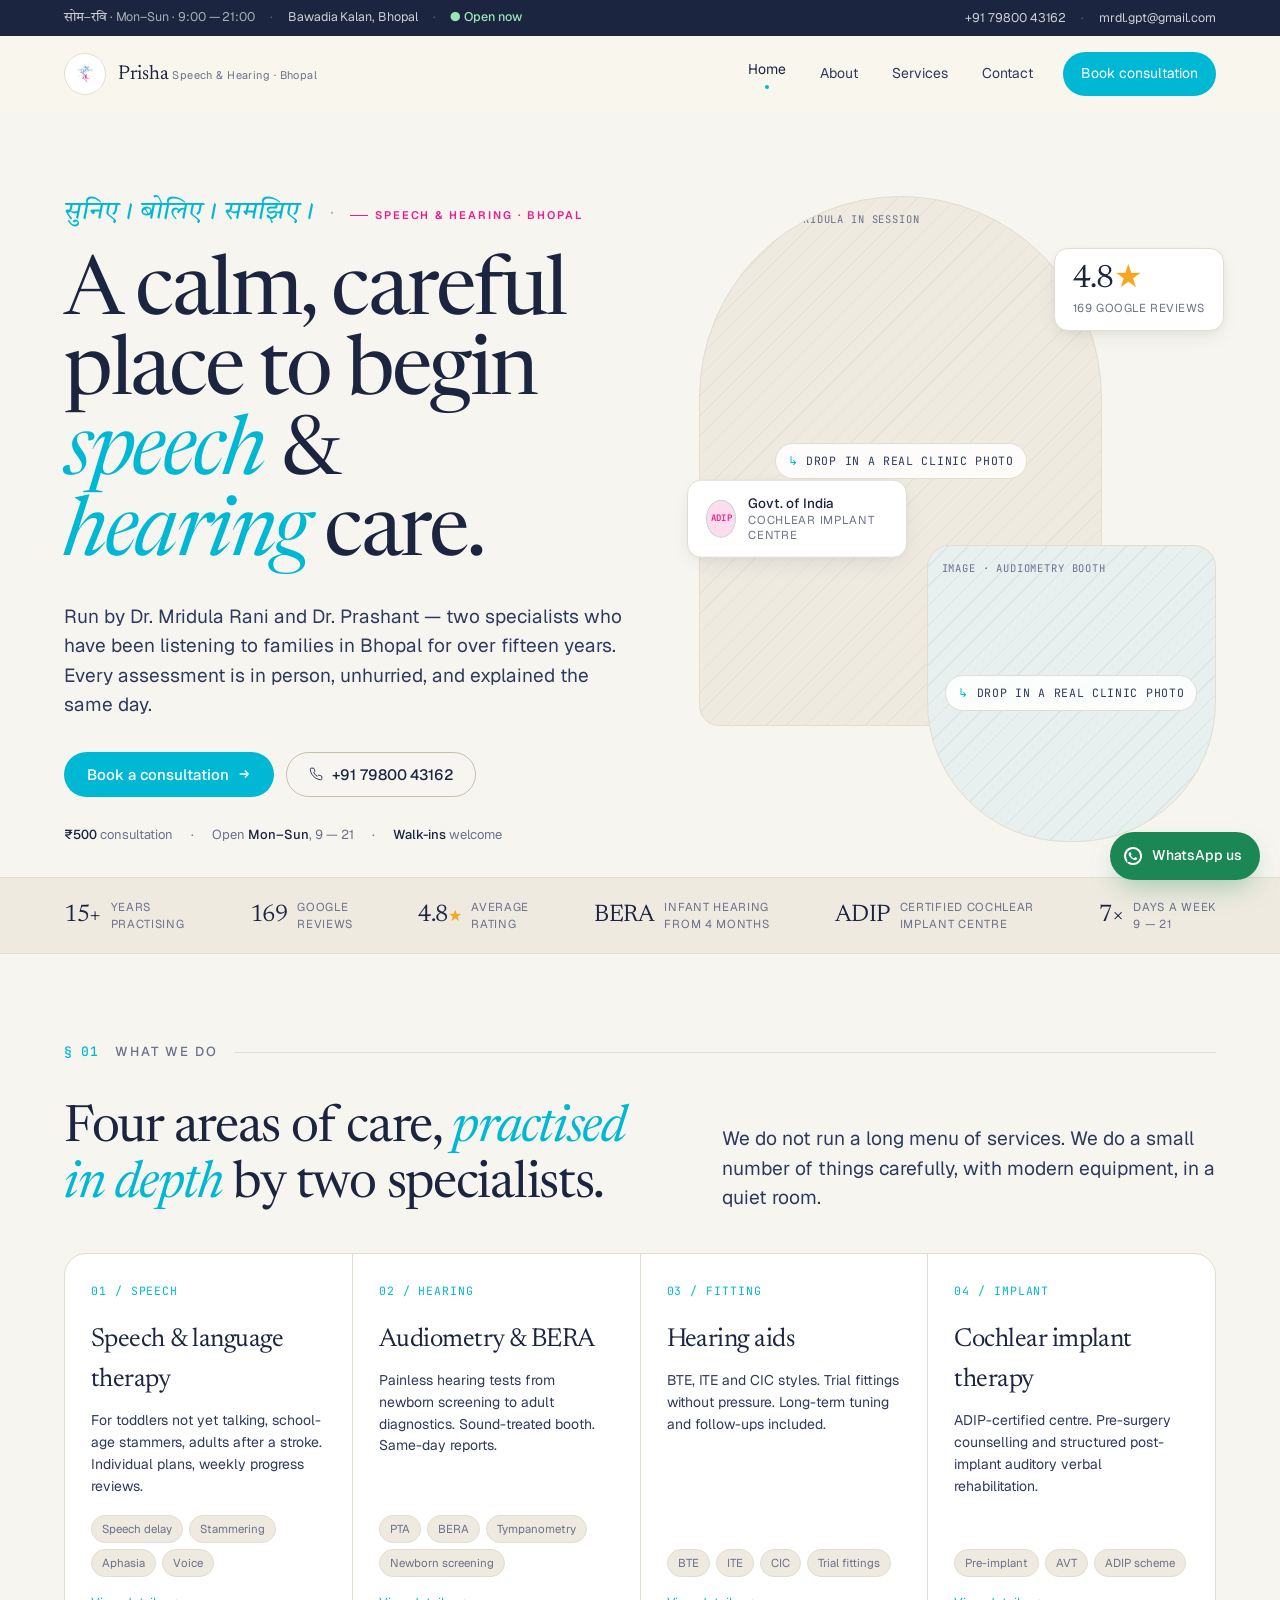
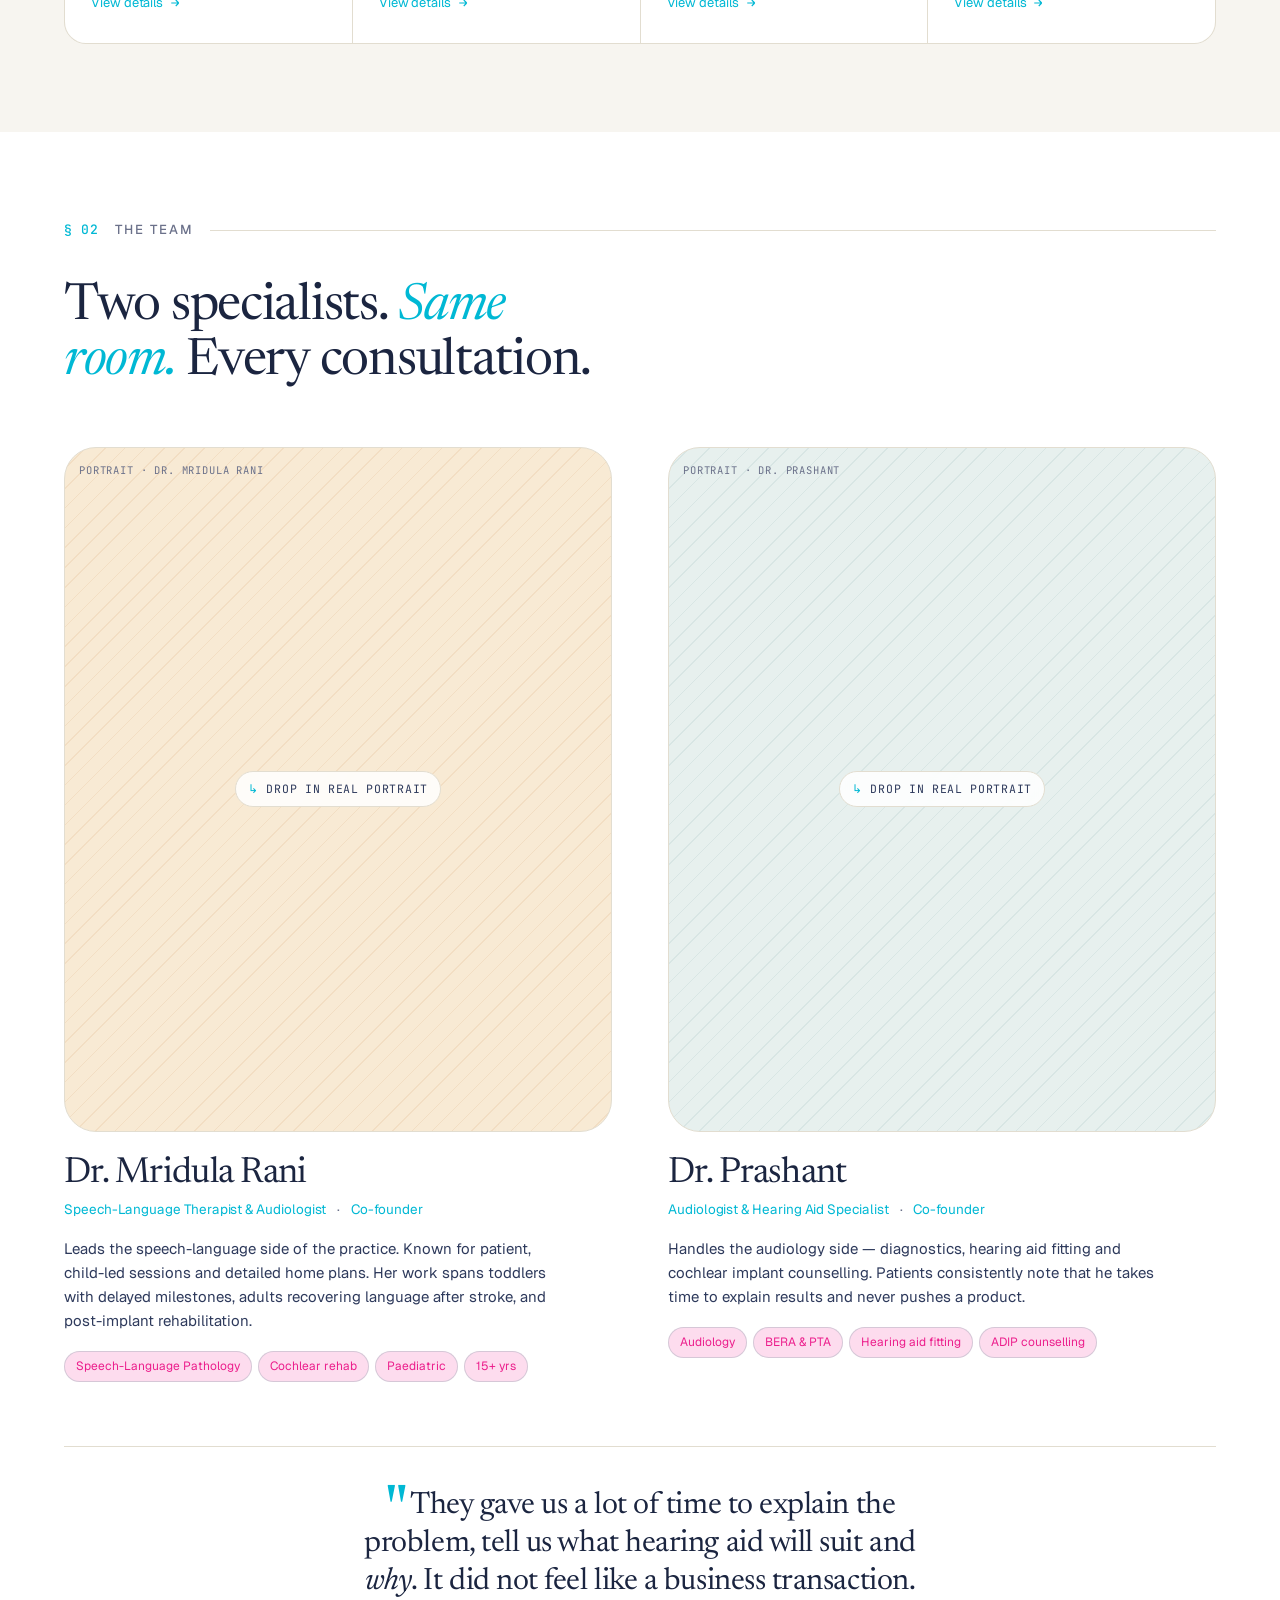
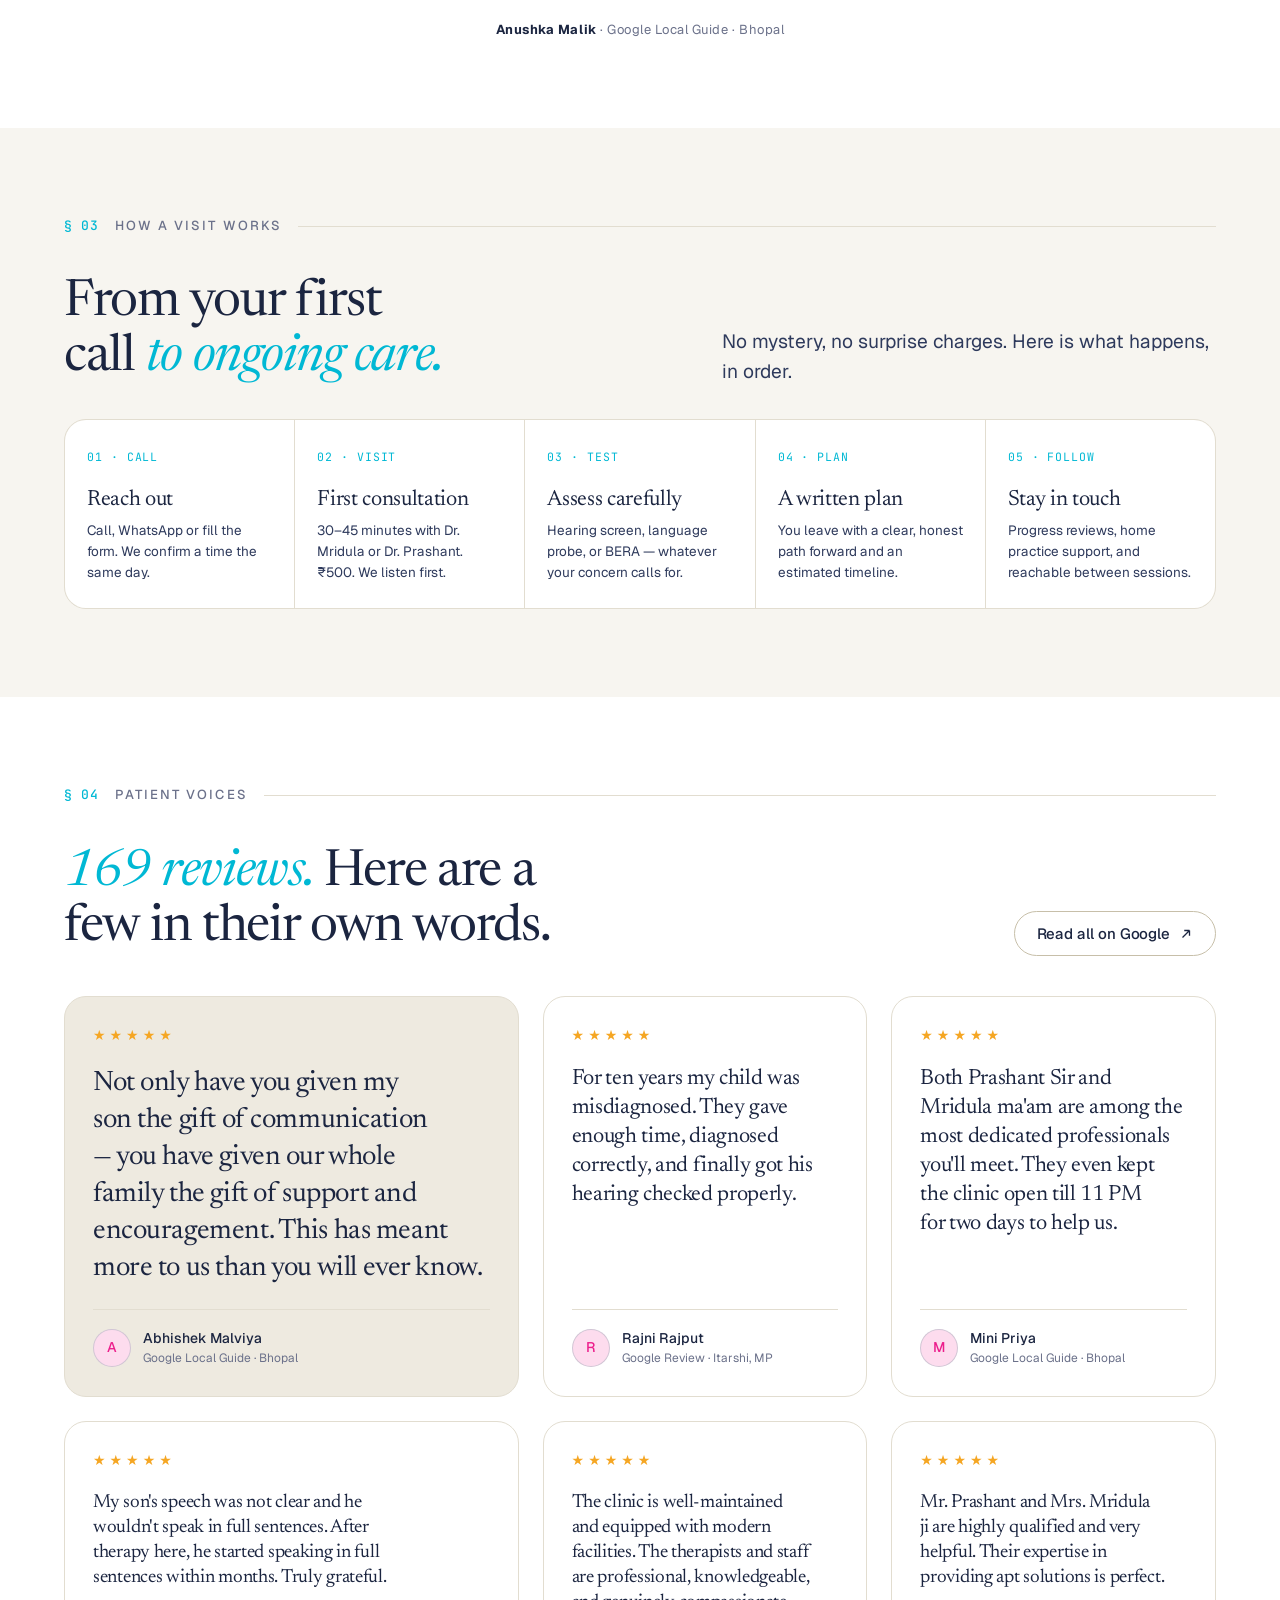
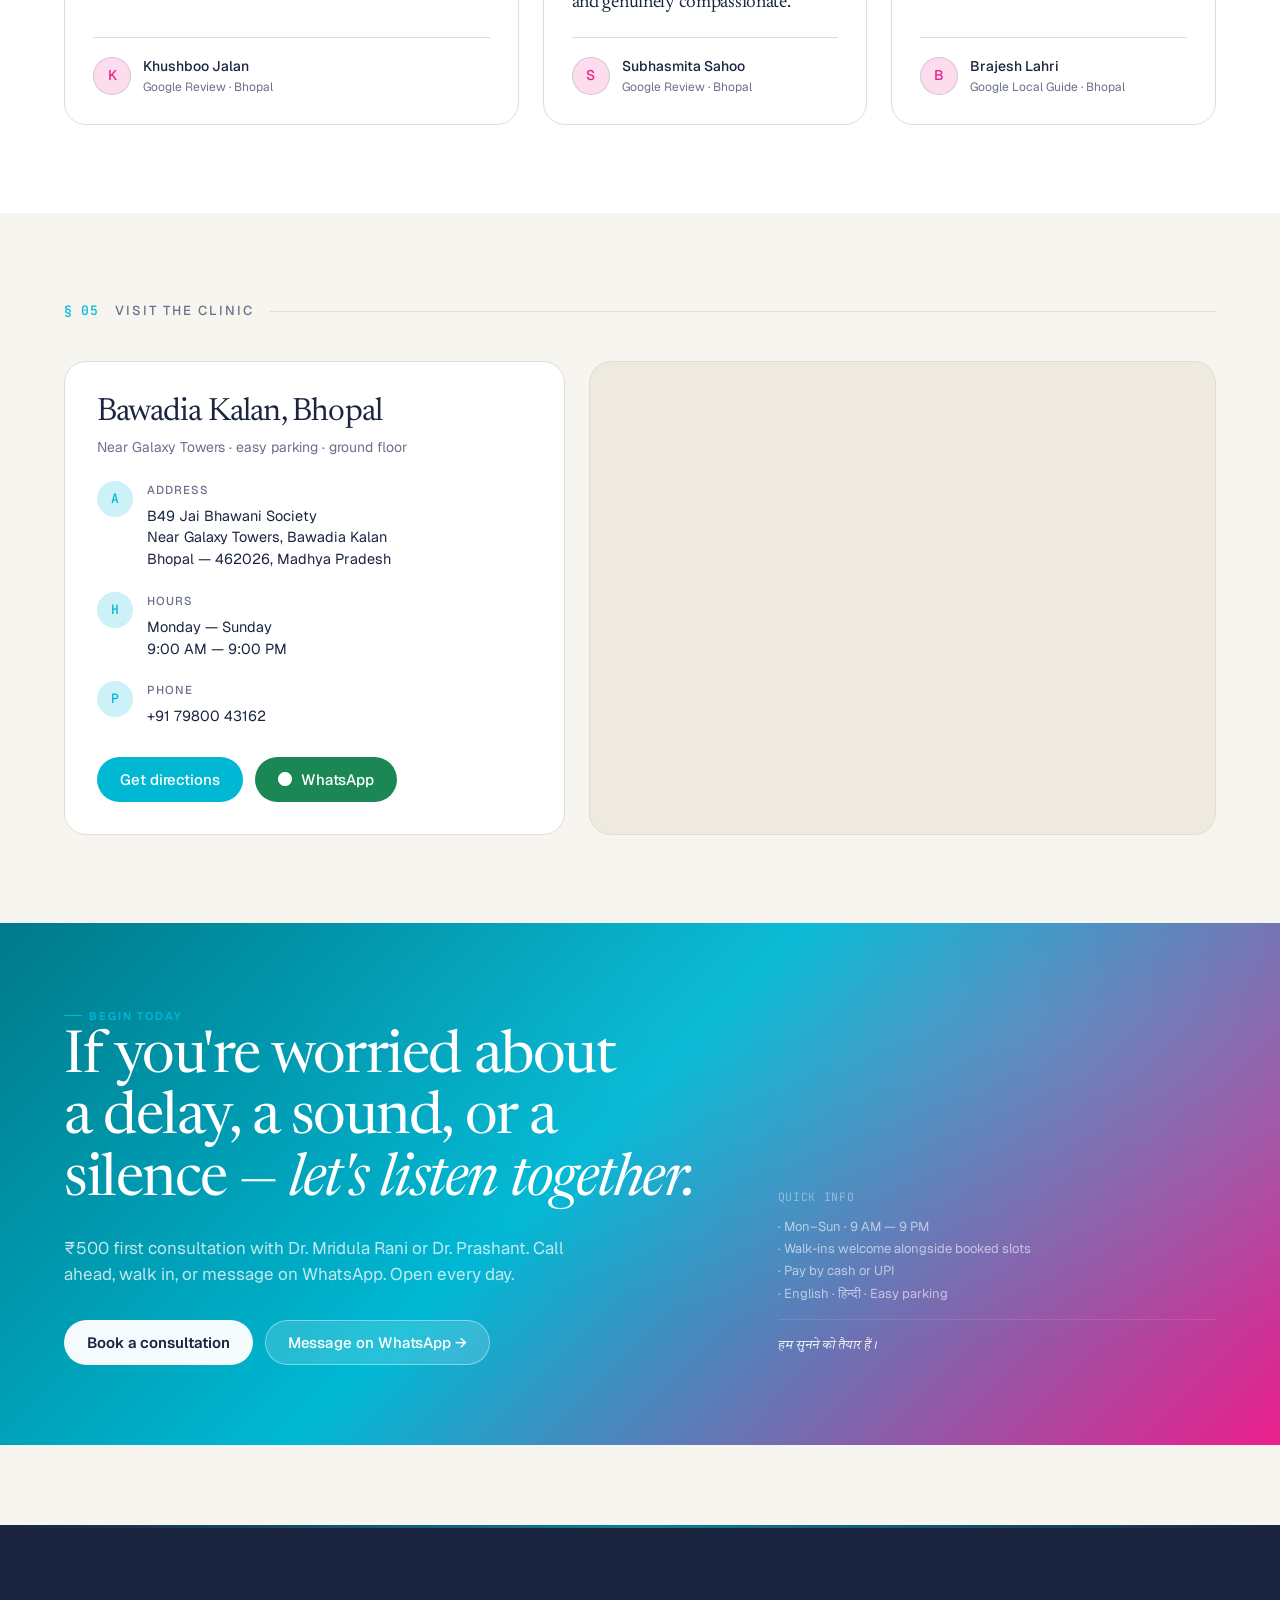
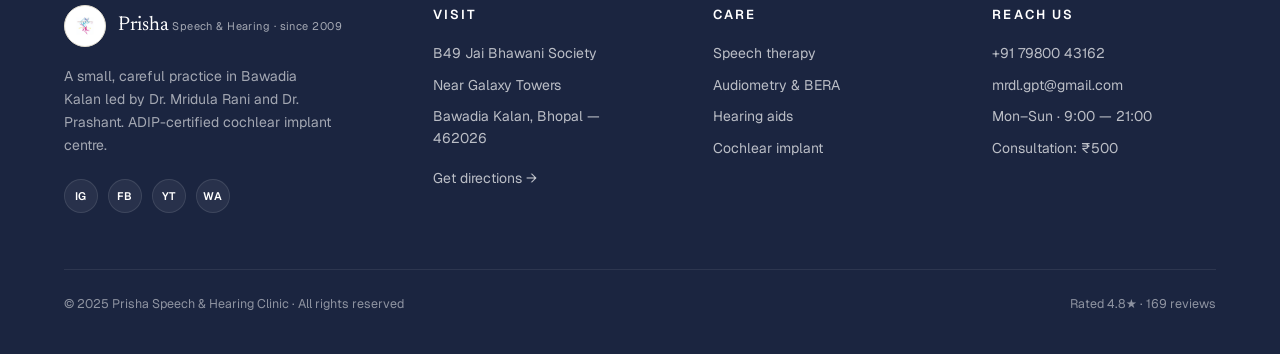
<file: index.html>
<!DOCTYPE html>
<html lang="en">
<head>
  <meta charset="UTF-8">
  <meta name="viewport" content="width=device-width, initial-scale=1.0">
  <meta name="description" content="Prisha Speech Therapy and Hearing Clinic in Bhopal — Expert speech therapy, audiometry, hearing aids & cochlear implant therapy by Dr. Mridula Rani. Book today.">
  <meta name="keywords" content="speech therapy Bhopal, audiologist Bhopal, hearing aids Bhopal, cochlear implant Bhopal, Dr Mridula Rani, Prisha clinic">
  <meta name="author" content="Prisha Speech Therapy and Hearing Clinic">
  <meta property="og:title" content="Prisha Speech Therapy & Hearing Clinic Bhopal | Dr. Mridula Rani">
  <meta property="og:description" content="Expert speech therapy, audiometry, hearing aids & cochlear implant therapy in Bhopal. Rated 4.8/5 with 169+ reviews.">
  <meta property="og:type" content="website">
  <meta property="og:locale" content="en_IN">
  <meta property="og:url" content="https://prishaclinic.in/">
  <meta property="og:image" content="https://prishaclinic.in/assets/images/logo.jpg">
  <meta property="og:site_name" content="Prisha Speech Therapy &amp; Hearing Clinic">
  <meta name="twitter:card" content="summary_large_image">
  <meta name="twitter:title" content="Prisha Speech Therapy &amp; Hearing Clinic Bhopal | Dr. Mridula Rani">
  <meta name="twitter:description" content="Expert speech therapy, audiometry, hearing aids &amp; cochlear implant therapy in Bhopal. Rated 4.8/5 &bull; 169+ reviews.">
  <meta name="twitter:image" content="https://prishaclinic.in/assets/images/logo.jpg">
  <meta name="geo.region" content="IN-MP">
  <meta name="geo.placename" content="Bhopal, Madhya Pradesh">
  <meta name="geo.position" content="23.1869929;77.4372388">
  <meta name="ICBM" content="23.1869929, 77.4372388">
  <link rel="canonical" href="https://prishaclinic.in/">
  <title>Prisha Speech Therapy &amp; Hearing Clinic Bhopal | Dr. Mridula Rani</title>

  <script type="application/ld+json">
  {
    "@context": "https://schema.org",
    "@graph": [
      {
        "@type": ["MedicalOrganization", "LocalBusiness"],
        "@id": "https://prishaclinic.in/#organization",
        "name": "Prisha Speech Therapy and Hearing Clinic",
        "alternateName": "Prisha Clinic Bhopal",
        "url": "https://prishaclinic.in/",
        "logo": "https://prishaclinic.in/assets/images/logo.jpg",
        "image": "https://prishaclinic.in/assets/images/logo.jpg",
        "description": "Expert speech therapy, audiometry, hearing aids and cochlear implant therapy in Bhopal by Dr. Mridula Rani and Dr. Prashant. Open 7 days a week, 9 AM to 9 PM. ADIP certified cochlear implant center.",
        "telephone": "+917980043162",
        "email": "mrdl.gpt@gmail.com",
        "priceRange": "&#8377;500",
        "currenciesAccepted": "INR",
        "paymentAccepted": "Cash, UPI",
        "address": {
          "@type": "PostalAddress",
          "streetAddress": "B49 Jai Bhawani Society, In Front Of Galaxy Towers, Near Berchha Mawa Bhandar, Bawadia Kalan",
          "addressLocality": "Bhopal",
          "addressRegion": "Madhya Pradesh",
          "postalCode": "462026",
          "addressCountry": "IN"
        },
        "geo": { "@type": "GeoCoordinates", "latitude": 23.1869929, "longitude": 77.4372388 },
        "openingHoursSpecification": [{
          "@type": "OpeningHoursSpecification",
          "dayOfWeek": ["Monday","Tuesday","Wednesday","Thursday","Friday","Saturday","Sunday"],
          "opens": "09:00", "closes": "21:00"
        }],
        "aggregateRating": { "@type": "AggregateRating", "ratingValue": "4.8", "reviewCount": "169", "bestRating": "5", "worstRating": "1" },
        "medicalSpecialty": ["Audiology", "SpeechLanguagePathology"],
        "hasMap": "https://www.google.com/maps/place/Prisha+Speech+Therapy+And+Hearing+Clinic/@23.1869929,77.4346639,17z",
        "sameAs": ["https://www.instagram.com/prishaclinic_/","https://www.facebook.com/profile.php?id=61578853131643","https://www.youtube.com/@prisha_clinic_bhopal"],
        "employee": [
          { "@type": "Person", "name": "Dr. Mridula Rani", "jobTitle": "Speech-Language Therapist and Audiologist" },
          { "@type": "Person", "name": "Dr. Prashant", "jobTitle": "Audiologist and Hearing Aid Specialist" }
        ]
      },
      {
        "@type": "WebPage",
        "@id": "https://prishaclinic.in/#webpage",
        "url": "https://prishaclinic.in/",
        "name": "Prisha Speech Therapy & Hearing Clinic Bhopal | Dr. Mridula Rani",
        "isPartOf": {"@id": "https://prishaclinic.in/#organization"}
      }
    ]
  }
  </script>

  <!-- Fonts -->
  <link rel="preconnect" href="https://fonts.googleapis.com">
  <link rel="preconnect" href="https://fonts.gstatic.com" crossorigin>
  <link rel="stylesheet" href="https://fonts.googleapis.com/css2?family=Newsreader:ital,wght@0,400;0,500;0,600;1,400&display=swap">
  <link rel="stylesheet" href="https://fonts.googleapis.com/css2?family=Geist:wght@300;400;500;600&display=swap">
  <link rel="stylesheet" href="https://fonts.googleapis.com/css2?family=Tiro+Devanagari+Hindi&display=swap">
  <link rel="stylesheet" href="https://fonts.googleapis.com/css2?family=JetBrains+Mono:wght@400;500&display=swap">

  <link rel="stylesheet" href="assets/styles.css">

  <style>
    /* --------- Home-only styles --------- */
    .hero-section { padding: 80px 0 32px; }
    .hero-grid {
      display: grid;
      grid-template-columns: 1.05fr 0.95fr;
      gap: 64px;
      align-items: center;
    }
    @media (max-width: 960px) {
      .hero-grid { grid-template-columns: 1fr; gap: 48px; }
      .hero-section { padding: 48px 0 24px; }
    }
    .hero-h {
      font-family: var(--font-display);
      font-weight: 400;
      font-size: clamp(44px, 6.4vw, 86px);
      line-height: 0.98;
      letter-spacing: -0.03em;
      color: var(--ink);
      text-wrap: balance;
      margin: 22px 0 26px;
    }
    .hero-h em {
      font-style: italic;
      color: var(--marigold);
      font-feature-settings: "ss01";
    }
    .hero-sub {
      font-size: clamp(16px, 1.5vw, 19px);
      line-height: 1.55;
      max-width: 52ch;
      color: var(--ink-2);
      margin-bottom: 32px;
    }
    .hero-meta {
      display: flex; flex-wrap: wrap; gap: 8px 18px;
      align-items: center; margin-top: 28px;
      font-size: 13px; color: var(--mute);
    }
    .hero-meta b { color: var(--ink); font-weight: 500; }

    /* Hero portrait stack */
    .hero-art {
      position: relative;
      aspect-ratio: 4 / 5;
      width: 100%;
    }
    .hero-art .ph-main {
      position: absolute;
      inset: 0 22% 18% 0;
      border-radius: 220px 220px var(--radius-lg) var(--radius-lg);
    }
    .hero-art .ph-side {
      position: absolute;
      bottom: 0; right: 0;
      width: 56%; height: 46%;
      border-radius: var(--radius-lg) var(--radius-lg) 140px 140px;
    }
    .hero-art .badge {
      position: absolute;
      background: var(--paper);
      border: 1px solid var(--line);
      border-radius: var(--radius);
      padding: 14px 18px;
      box-shadow: var(--shadow-md);
      max-width: 220px;
    }
    .hero-art .badge.rating { top: 8%; right: -8px; }
    .hero-art .badge.adip {
      bottom: 50%; left: -12px;
      transform: translateY(50%);
    }
    .hero-art .badge .num {
      font-family: var(--font-display);
      font-size: 32px;
      line-height: 1; color: var(--ink);
      letter-spacing: -0.02em;
    }
    .hero-art .badge .lbl {
      font-size: 11.5px;
      letter-spacing: 0.05em;
      color: var(--mute);
      text-transform: uppercase;
      margin-top: 4px;
    }
    .hero-art .badge.adip { display: flex; gap: 12px; align-items: center; }
    .hero-art .badge.adip .seal {
      width: 38px; height: 38px; border-radius: 50%;
      background: var(--teal-soft); color: var(--teal);
      display: grid; place-items: center;
      font-family: var(--font-mono);
      font-size: 9px; font-weight: 600; letter-spacing: 0.04em;
      border: 1px solid #BFD8D2;
    }
    .hero-art .badge.adip .lbl-line {
      font-size: 11.5px; color: var(--mute);
      text-transform: uppercase; letter-spacing: 0.06em;
      line-height: 1.3;
    }
    .hero-art .badge.adip .lbl-line b { color: var(--ink); font-weight: 500; letter-spacing: 0; text-transform: none; font-size: 13.5px; display: block; }

    @media (max-width: 720px) {
      .hero-art .badge.rating { top: 12px; right: 12px; padding: 10px 12px; }
      .hero-art .badge.rating .num { font-size: 24px; }
      .hero-art .badge.adip { left: 12px; bottom: 12px; transform: none; top: auto; right: auto; padding: 10px 12px; }
    }

    /* Trust strip */
    .trust-strip {
      border-top: 1px solid var(--line);
      border-bottom: 1px solid var(--line);
      padding: 20px 0;
      background: var(--paper-2);
      overflow: hidden;
    }
    .trust-row {
      display: flex; align-items: center; gap: 40px;
      font-size: 13px; color: var(--ink-2);
      flex-wrap: wrap;
      justify-content: space-between;
    }
    .trust-row .item { display: flex; align-items: center; gap: 10px; }
    .trust-row .num {
      font-family: var(--font-display);
      font-size: 24px; color: var(--ink);
      line-height: 1; letter-spacing: -0.02em;
    }
    .trust-row .lbl {
      font-size: 11.5px;
      letter-spacing: 0.06em;
      color: var(--mute);
      text-transform: uppercase;
    }

    /* Services grid */
    .services-grid {
      display: grid;
      grid-template-columns: repeat(4, 1fr);
      gap: 1px;
      background: var(--line);
      border: 1px solid var(--line);
      border-radius: var(--radius-lg);
      overflow: hidden;
    }
    @media (max-width: 960px) { .services-grid { grid-template-columns: repeat(2, 1fr); } }
    @media (max-width: 560px) { .services-grid { grid-template-columns: 1fr; } }
    .svc {
      background: var(--paper);
      padding: 28px 26px 30px;
      display: flex; flex-direction: column;
      transition: background 0.2s ease;
      position: relative;
      min-height: 260px;
    }
    .svc:hover { background: var(--paper-2); }
    .svc .svc-num {
      font-family: var(--font-mono);
      font-size: 11.5px;
      letter-spacing: 0.08em;
      color: var(--marigold);
      margin-bottom: 20px;
    }
    .svc h3 {
      font-family: var(--font-display);
      font-weight: 400;
      font-size: 26px;
      letter-spacing: -0.02em;
      color: var(--ink);
      margin-bottom: 10px;
    }
    .svc p {
      font-size: 14px; color: var(--ink-2); line-height: 1.55;
      margin-bottom: 18px;
    }
    .svc .svc-tags {
      display: flex; flex-wrap: wrap; gap: 6px; margin-top: auto;
    }
    .svc .svc-tags span {
      font-size: 11.5px;
      color: var(--mute);
      padding: 4px 10px;
      border: 1px solid var(--line);
      border-radius: 999px;
      background: var(--paper-2);
    }
    .svc .svc-link {
      margin-top: 16px;
      font-size: 13px;
      color: var(--marigold);
      letter-spacing: -0.005em;
      display: inline-flex; align-items: center; gap: 6px;
    }
    .svc:hover .svc-link { color: var(--marigold-2); }

    /* Doctors row */
    .docs-grid { display: grid; grid-template-columns: 1fr 1fr; gap: 56px; }
    @media (max-width: 960px) { .docs-grid { grid-template-columns: 1fr; gap: 40px; } }
    .doc-card .ph {
      aspect-ratio: 4 / 5;
      border-radius: var(--radius-xl);
      margin-bottom: 24px;
    }
    .doc-card h3 {
      font-family: var(--font-display);
      font-weight: 400;
      font-size: 36px;
      letter-spacing: -0.02em;
      color: var(--ink);
      line-height: 1.05;
    }
    .doc-card .role {
      font-size: 13.5px; color: var(--marigold);
      letter-spacing: -0.005em;
      margin: 6px 0 16px;
    }
    .doc-card .role .dot { color: var(--mute); margin: 0 8px; }
    .doc-card p { font-size: 15px; line-height: 1.6; color: var(--ink-2); max-width: 50ch; }
    .doc-tags {
      margin-top: 18px; display: flex; flex-wrap: wrap; gap: 6px;
    }
    .doc-tags span {
      font-size: 12px;
      padding: 5px 11px;
      border-radius: 999px;
      background: var(--teal-soft); color: var(--teal);
      border: 1px solid rgba(38,107,110,0.18);
    }

    /* Visit flow */
    .visit-flow {
      display: grid;
      grid-template-columns: repeat(5, 1fr);
      gap: 1px;
      background: var(--line);
      border: 1px solid var(--line);
      border-radius: var(--radius-lg);
      overflow: hidden;
      margin-top: 32px;
    }
    @media (max-width: 880px) { .visit-flow { grid-template-columns: 1fr 1fr; } }
    @media (max-width: 480px) { .visit-flow { grid-template-columns: 1fr; } }
    .step {
      background: var(--paper);
      padding: 28px 22px 26px;
      position: relative;
      min-height: 180px;
    }
    .step .step-num {
      font-family: var(--font-mono);
      font-size: 11.5px;
      color: var(--marigold);
      letter-spacing: 0.08em;
      margin-bottom: 22px;
    }
    .step h4 {
      font-family: var(--font-display);
      font-weight: 400;
      font-size: 22px;
      letter-spacing: -0.015em;
      line-height: 1.1;
      margin-bottom: 8px;
      color: var(--ink);
    }
    .step p {
      font-size: 13.5px; line-height: 1.55; color: var(--ink-2);
    }

    /* Testimonials editorial layout */
    .reviews-grid {
      display: grid;
      grid-template-columns: 1.4fr 1fr 1fr;
      gap: 24px;
    }
    @media (max-width: 960px) { .reviews-grid { grid-template-columns: 1fr; } }
    .review {
      background: var(--paper);
      border: 1px solid var(--line);
      border-radius: var(--radius-lg);
      padding: 28px;
      display: flex; flex-direction: column;
    }
    .review.feature { background: var(--paper-2); }
    .review .stars { color: var(--gold); font-size: 14px; letter-spacing: 4px; margin-bottom: 18px; }
    .review .body {
      font-family: var(--font-display);
      font-weight: 400;
      font-size: 22px;
      line-height: 1.32;
      letter-spacing: -0.015em;
      color: var(--ink);
      text-wrap: balance;
      flex: 1;
    }
    .review.feature .body { font-size: 28px; }
    .review .author {
      margin-top: 22px;
      display: flex; align-items: center; gap: 12px;
      padding-top: 18px;
      border-top: 1px solid var(--line);
    }
    .review .avatar {
      width: 38px; height: 38px; border-radius: 50%;
      background: var(--teal-soft);
      color: var(--teal);
      display: grid; place-items: center;
      font-weight: 500; font-size: 14px;
      border: 1px solid rgba(38,107,110,0.2);
    }
    .review .author-name { font-size: 14px; color: var(--ink); font-weight: 500; }
    .review .author-meta { font-size: 12px; color: var(--mute); }

    /* Bilingual greeting band */
    .bilingual {
      display: flex; align-items: baseline; gap: 16px;
      flex-wrap: wrap;
    }
    .bilingual .h {
      font-family: var(--font-hindi);
      font-size: clamp(20px, 2vw, 26px);
      color: var(--marigold);
      font-style: italic;
      letter-spacing: 0;
    }
    .bilingual .sep { color: var(--line-strong); font-size: 20px; }

    /* Location card */
    .loc-grid {
      display: grid;
      grid-template-columns: 0.8fr 1fr;
      gap: 24px;
      align-items: stretch;
    }
    @media (max-width: 880px) { .loc-grid { grid-template-columns: 1fr; } }
    .loc-card {
      background: var(--paper);
      border: 1px solid var(--line);
      border-radius: var(--radius-lg);
      padding: 32px;
      display: flex; flex-direction: column; gap: 22px;
    }
    .loc-row { display: flex; gap: 14px; }
    .loc-row .ic {
      width: 36px; height: 36px; min-width: 36px;
      border-radius: 50%;
      background: var(--marigold-soft); color: var(--marigold);
      display: grid; place-items: center;
      font-family: var(--font-mono); font-weight: 500; font-size: 13px;
    }
    .loc-row h5 {
      font-size: 11.5px; letter-spacing: 0.08em; text-transform: uppercase;
      color: var(--mute); font-weight: 500; margin-bottom: 6px;
    }
    .loc-row p, .loc-row a { font-size: 14.5px; color: var(--ink); line-height: 1.5; }
    .loc-row a:hover { color: var(--marigold); }

    .map-wrap {
      border-radius: var(--radius-lg);
      overflow: hidden;
      border: 1px solid var(--line);
      min-height: 380px;
      background: var(--paper-2);
    }
    .map-wrap iframe { width: 100%; height: 100%; min-height: 380px; border: 0; display: block; }

    /* Final CTA strip */
    .cta-strip {
      background: linear-gradient(135deg, #007A8A 0%, #00B8D4 45%, #EC1E8C 100%);
      color: #fff;
      padding: 80px 0;
      position: relative;
      overflow: hidden;
    }
    .cta-strip::before {
      content: ""; position: absolute; inset: 0;
      background: radial-gradient(ellipse at 80% 20%, rgba(255,255,255,0.08), transparent 55%);
      pointer-events: none;
    }
    .cta-strip .container { position: relative; z-index: 1; }
    .cta-strip h2 {
      font-family: var(--font-display);
      font-weight: 400;
      font-size: clamp(34px, 4.6vw, 60px);
      line-height: 1.05;
      letter-spacing: -0.025em;
      color: #fff;
      text-wrap: balance;
      margin-bottom: 22px;
    }
    .cta-strip p { color: rgba(255,255,255,0.75); font-size: 17px; max-width: 50ch; margin-bottom: 32px; }
    .cta-strip .btn-light { color: var(--ink); font-weight: 600; }
    .cta-strip .btn-ghost-light { background: rgba(255,255,255,0.15); color: #fff; border-color: rgba(255,255,255,0.4); }
    .cta-strip .btn-ghost-light:hover { background: #fff; color: var(--ink); border-color: #fff; }

    /* Marigold underline accent */
    .underline-mari {
      background-image: linear-gradient(transparent 64%, var(--marigold-soft) 64% 92%, transparent 92%);
      background-repeat: no-repeat;
      background-size: 100% 100%;
      padding: 0 0.05em;
    }

    /* Font fallback declarations */
    @font-face {
      font-family: "Newsreader Fallback";
      src: local("Georgia");
      ascent-override: 92%;
      descent-override: 22%;
      size-adjust: 102%;
    }
    @font-face {
      font-family: "Geist Fallback";
      src: local("Helvetica Neue"), local("Helvetica"), local("Arial");
      size-adjust: 97%;
    }

    /* CTA strip responsive */
    @media (max-width: 880px) {
      .cta-strip .container { grid-template-columns: 1fr !important; gap: 24px !important; align-items: start !important; }
    }
    @media (max-width: 640px) {
      .map-wrap, .map-wrap iframe { min-height: 220px; }
    }
  </style>
</head>
<body>
  <div id="header-slot"></div>

  <main id="main-content">
    <!-- ========================= HERO ========================= -->
    <section class="hero-section">
      <div class="container">
        <div class="hero-grid">
          <div>
            <div class="bilingual reveal">
              <span class="hindi h">सुनिए। बोलिए। समझिए।</span>
              <span class="sep">·</span>
              <span class="eyebrow teal" style="margin: 0;">Speech &amp; Hearing · Bhopal</span>
            </div>
            <h1 class="hero-h reveal d1">
              A calm, careful place to begin <em>speech</em> &amp; <em>hearing</em> care.
            </h1>
            <p class="hero-sub reveal d2">
              Run by Dr. Mridula Rani and Dr. Prashant — two specialists who have been
              listening to families in Bhopal for over fifteen years. Every assessment
              is in person, unhurried, and explained the same day.
            </p>
            <div class="row reveal d3">
              <a href="contact.html" class="btn btn-primary">
                Book a consultation
                <svg class="arrow" viewBox="0 0 16 16" fill="none" stroke="currentColor" stroke-width="1.5"><path d="M3 8h10m0 0L9 4m4 4l-4 4"/></svg>
              </a>
              <a href="tel:+917980043162" class="btn btn-ghost">
                <svg width="14" height="14" viewBox="0 0 24 24" fill="none" stroke="currentColor" stroke-width="1.5"><path d="M22 16.92v3a2 2 0 0 1-2.18 2 19.79 19.79 0 0 1-8.63-3.07 19.5 19.5 0 0 1-6-6A19.79 19.79 0 0 1 2.12 4.18 2 2 0 0 1 4.11 2h3a2 2 0 0 1 2 1.72 12.84 12.84 0 0 0 .7 2.81 2 2 0 0 1-.45 2.11L8.09 9.91a16 16 0 0 0 6 6l1.27-1.27a2 2 0 0 1 2.11-.45 12.84 12.84 0 0 0 2.81.7A2 2 0 0 1 22 16.92z"/></svg>
                +91 79800 43162
              </a>
            </div>
            <div class="hero-meta reveal d4">
              <span><b class="tnum">₹500</b> consultation</span>
              <span>·</span>
              <span>Open <b>Mon–Sun</b>, 9 — 21</span>
              <span>·</span>
              <span><b>Walk-ins</b> welcome</span>
            </div>
          </div>

          <div class="hero-art reveal d2">
            <div class="ph ph-main">
              <span class="ph-corner">Image · Dr. Mridula in session</span>
              <span class="ph-label">Drop in a real clinic photo</span>
            </div>
            <div class="ph ph-side ph-tint-teal">
              <span class="ph-corner">Image · Audiometry booth</span>
              <span class="ph-label">Drop in a real clinic photo</span>
            </div>
            <div class="badge rating">
              <div class="num">4.8<span style="color: var(--gold);">★</span></div>
              <div class="lbl">169 Google reviews</div>
            </div>
            <div class="badge adip">
              <div class="seal">ADIP</div>
              <div class="lbl-line">
                <b>Govt. of India</b>
                Cochlear implant centre
              </div>
            </div>
          </div>
        </div>
      </div>
    </section>

    <!-- ========================= TRUST STRIP ========================= -->
    <section class="trust-strip">
      <div class="container">
        <div class="trust-row">
          <div class="item"><span class="num tnum">15+</span><span class="lbl">Years<br>practising</span></div>
          <div class="item"><span class="num tnum">169</span><span class="lbl">Google<br>reviews</span></div>
          <div class="item"><span class="num tnum">4.8<span style="color: var(--gold); font-size: 16px;">★</span></span><span class="lbl">Average<br>rating</span></div>
          <div class="item"><span class="num">BERA</span><span class="lbl">Infant hearing<br>from 4 months</span></div>
          <div class="item"><span class="num">ADIP</span><span class="lbl">Certified cochlear<br>implant centre</span></div>
          <div class="item"><span class="num">7×</span><span class="lbl">Days a week<br>9 — 21</span></div>
        </div>
      </div>
    </section>

    <!-- ========================= SERVICES ========================= -->
    <section class="section">
      <div class="container">
        <div class="section-rule">
          <span class="num">§ 01</span>
          <span class="label">What we do</span>
          <span class="line"></span>
        </div>

        <div class="between" style="margin-bottom: 40px; align-items: flex-end; gap: 32px;">
          <div>
            <h2 class="display reveal" style="max-width: 22ch;">
              Four areas of care, <em>practised in depth</em> by two specialists.
            </h2>
          </div>
          <p class="lead reveal d1" style="max-width: 38ch; margin: 0;">
            We do not run a long menu of services. We do a small number of things
            carefully, with modern equipment, in a quiet room.
          </p>
        </div>

        <div class="services-grid reveal d2">
          <a class="svc" href="services.html#speech">
            <div class="svc-num">01 / SPEECH</div>
            <h3>Speech &amp; language therapy</h3>
            <p>For toddlers not yet talking, school-age stammers, adults after a stroke. Individual plans, weekly progress reviews.</p>
            <div class="svc-tags">
              <span>Speech delay</span><span>Stammering</span><span>Aphasia</span><span>Voice</span>
            </div>
            <span class="svc-link">View details <svg class="arrow" width="12" height="12" viewBox="0 0 16 16" fill="none" stroke="currentColor" stroke-width="1.5"><path d="M3 8h10m0 0L9 4m4 4l-4 4"/></svg></span>
          </a>

          <a class="svc" href="services.html#audiometry">
            <div class="svc-num">02 / HEARING</div>
            <h3>Audiometry &amp; BERA</h3>
            <p>Painless hearing tests from newborn screening to adult diagnostics. Sound-treated booth. Same-day reports.</p>
            <div class="svc-tags">
              <span>PTA</span><span>BERA</span><span>Tympanometry</span><span>Newborn screening</span>
            </div>
            <span class="svc-link">View details <svg class="arrow" width="12" height="12" viewBox="0 0 16 16" fill="none" stroke="currentColor" stroke-width="1.5"><path d="M3 8h10m0 0L9 4m4 4l-4 4"/></svg></span>
          </a>

          <a class="svc" href="services.html#hearing-aids">
            <div class="svc-num">03 / FITTING</div>
            <h3>Hearing aids</h3>
            <p>BTE, ITE and CIC styles. Trial fittings without pressure. Long-term tuning and follow-ups included.</p>
            <div class="svc-tags">
              <span>BTE</span><span>ITE</span><span>CIC</span><span>Trial fittings</span>
            </div>
            <span class="svc-link">View details <svg class="arrow" width="12" height="12" viewBox="0 0 16 16" fill="none" stroke="currentColor" stroke-width="1.5"><path d="M3 8h10m0 0L9 4m4 4l-4 4"/></svg></span>
          </a>

          <a class="svc" href="services.html#cochlear">
            <div class="svc-num">04 / IMPLANT</div>
            <h3>Cochlear implant therapy</h3>
            <p>ADIP-certified centre. Pre-surgery counselling and structured post-implant auditory verbal rehabilitation.</p>
            <div class="svc-tags">
              <span>Pre-implant</span><span>AVT</span><span>ADIP scheme</span>
            </div>
            <span class="svc-link">View details <svg class="arrow" width="12" height="12" viewBox="0 0 16 16" fill="none" stroke="currentColor" stroke-width="1.5"><path d="M3 8h10m0 0L9 4m4 4l-4 4"/></svg></span>
          </a>
        </div>
      </div>
    </section>

    <!-- ========================= THE TEAM ========================= -->
    <section class="section" style="background: var(--paper);">
      <div class="container">
        <div class="section-rule">
          <span class="num">§ 02</span>
          <span class="label">The team</span>
          <span class="line"></span>
        </div>

        <h2 class="display reveal" style="max-width: 24ch; margin-bottom: 56px;">
          Two specialists. <em>Same room.</em> Every consultation.
        </h2>

        <div class="docs-grid">
          <div class="doc-card reveal">
            <div class="ph ph-tint-marigold">
              <span class="ph-corner">Portrait · Dr. Mridula Rani</span>
              <span class="ph-label">Drop in real portrait</span>
            </div>
            <h3>Dr. Mridula Rani</h3>
            <p class="role">Speech-Language Therapist &amp; Audiologist <span class="dot">·</span> Co-founder</p>
            <p>
              Leads the speech-language side of the practice. Known for patient, child-led sessions
              and detailed home plans. Her work spans toddlers with delayed milestones, adults
              recovering language after stroke, and post-implant rehabilitation.
            </p>
            <div class="doc-tags">
              <span>Speech-Language Pathology</span>
              <span>Cochlear rehab</span>
              <span>Paediatric</span>
              <span>15+ yrs</span>
            </div>
          </div>

          <div class="doc-card reveal d1">
            <div class="ph ph-tint-teal">
              <span class="ph-corner">Portrait · Dr. Prashant</span>
              <span class="ph-label">Drop in real portrait</span>
            </div>
            <h3>Dr. Prashant</h3>
            <p class="role">Audiologist &amp; Hearing Aid Specialist <span class="dot">·</span> Co-founder</p>
            <p>
              Handles the audiology side — diagnostics, hearing aid fitting and cochlear implant
              counselling. Patients consistently note that he takes time to explain
              results and never pushes a product.
            </p>
            <div class="doc-tags">
              <span>Audiology</span>
              <span>BERA &amp; PTA</span>
              <span>Hearing aid fitting</span>
              <span>ADIP counselling</span>
            </div>
          </div>
        </div>

        <div class="hairline" style="margin: 64px 0 40px;"></div>

        <div class="reveal" style="justify-content: center; text-align: center;">
          <div style="max-width: 60ch; margin: 0 auto; text-align: center;">
            <p class="pull-quote">
              <span class="mark">"</span>They gave us a lot of time to explain the problem,
              tell us what hearing aid will suit and <em>why</em>. It did not feel like a
              business transaction.
            </p>
            <p class="muted" style="margin-top: 18px; font-size: 13px; letter-spacing: 0.04em;">
              <b style="color: var(--ink);">Anushka Malik</b> · Google Local Guide · Bhopal
            </p>
          </div>
        </div>
      </div>
    </section>

    <!-- ========================= HOW A VISIT WORKS ========================= -->
    <section class="section">
      <div class="container">
        <div class="section-rule">
          <span class="num">§ 03</span>
          <span class="label">How a visit works</span>
          <span class="line"></span>
        </div>

        <div class="between" style="align-items: flex-end; gap: 32px; flex-wrap: wrap;">
          <h2 class="display reveal" style="max-width: 20ch;">
            From your first call <em>to ongoing care.</em>
          </h2>
          <p class="lead reveal d1" style="max-width: 38ch; margin: 0;">
            No mystery, no surprise charges. Here is what happens, in order.
          </p>
        </div>

        <div class="visit-flow reveal d2">
          <div class="step">
            <div class="step-num">01 · CALL</div>
            <h4>Reach out</h4>
            <p>Call, WhatsApp or fill the form. We confirm a time the same day.</p>
          </div>
          <div class="step">
            <div class="step-num">02 · VISIT</div>
            <h4>First consultation</h4>
            <p>30–45 minutes with Dr. Mridula or Dr. Prashant. ₹500. We listen first.</p>
          </div>
          <div class="step">
            <div class="step-num">03 · TEST</div>
            <h4>Assess carefully</h4>
            <p>Hearing screen, language probe, or BERA — whatever your concern calls for.</p>
          </div>
          <div class="step">
            <div class="step-num">04 · PLAN</div>
            <h4>A written plan</h4>
            <p>You leave with a clear, honest path forward and an estimated timeline.</p>
          </div>
          <div class="step">
            <div class="step-num">05 · FOLLOW</div>
            <h4>Stay in touch</h4>
            <p>Progress reviews, home practice support, and reachable between sessions.</p>
          </div>
        </div>
      </div>
    </section>

    <!-- ========================= REVIEWS ========================= -->
    <section class="section" style="background: var(--paper);">
      <div class="container">
        <div class="section-rule">
          <span class="num">§ 04</span>
          <span class="label">Patient voices</span>
          <span class="line"></span>
        </div>

        <div class="between" style="margin-bottom: 40px; align-items: flex-end; gap: 32px;">
          <h2 class="display reveal" style="max-width: 24ch;">
            <em>169 reviews.</em> Here are a few in their own words.
          </h2>
          <a href="https://www.google.com/maps/place/Prisha+Speech+Therapy+And+Hearing+Clinic/@23.1869929,77.4346639,17z" target="_blank" rel="noopener" class="btn btn-ghost reveal d1">
            Read all on Google
            <svg class="arrow" viewBox="0 0 16 16" fill="none" stroke="currentColor" stroke-width="1.5"><path d="M4 12L12 4m0 0H6m6 0v6"/></svg>
          </a>
        </div>

        <div class="reviews-grid">
          <div class="review feature reveal">
            <div class="stars">★★★★★</div>
            <p class="body">
              Not only have you given my son the gift of communication — you have given our whole family the gift of support and encouragement. This has meant more to us than you will ever know.
            </p>
            <div class="author">
              <div class="avatar">A</div>
              <div>
                <div class="author-name">Abhishek Malviya</div>
                <div class="author-meta">Google Local Guide · Bhopal</div>
              </div>
            </div>
          </div>

          <div class="review reveal d1">
            <div class="stars">★★★★★</div>
            <p class="body">
              For ten years my child was misdiagnosed. They gave enough time, diagnosed correctly, and finally got his hearing checked properly.
            </p>
            <div class="author">
              <div class="avatar">R</div>
              <div>
                <div class="author-name">Rajni Rajput</div>
                <div class="author-meta">Google Review · Itarshi, MP</div>
              </div>
            </div>
          </div>

          <div class="review reveal d2">
            <div class="stars">★★★★★</div>
            <p class="body">
              Both Prashant Sir and Mridula ma'am are among the most dedicated professionals you'll meet. They even kept the clinic open till 11 PM for two days to help us.
            </p>
            <div class="author">
              <div class="avatar">M</div>
              <div>
                <div class="author-name">Mini Priya</div>
                <div class="author-meta">Google Local Guide · Bhopal</div>
              </div>
            </div>
          </div>
        </div>

        <div class="reviews-grid" style="margin-top: 24px;">
          <div class="review reveal">
            <div class="stars">★★★★★</div>
            <p class="body" style="font-size: 19px;">
              My son's speech was not clear and he wouldn't speak in full sentences. After therapy here, he started speaking in full sentences within months. Truly grateful.
            </p>
            <div class="author">
              <div class="avatar">K</div>
              <div>
                <div class="author-name">Khushboo Jalan</div>
                <div class="author-meta">Google Review · Bhopal</div>
              </div>
            </div>
          </div>

          <div class="review reveal d1">
            <div class="stars">★★★★★</div>
            <p class="body" style="font-size: 19px;">
              The clinic is well-maintained and equipped with modern facilities. The therapists and staff are professional, knowledgeable, and genuinely compassionate.
            </p>
            <div class="author">
              <div class="avatar">S</div>
              <div>
                <div class="author-name">Subhasmita Sahoo</div>
                <div class="author-meta">Google Review · Bhopal</div>
              </div>
            </div>
          </div>

          <div class="review reveal d2">
            <div class="stars">★★★★★</div>
            <p class="body" style="font-size: 19px;">
              Mr. Prashant and Mrs. Mridula ji are highly qualified and very helpful. Their expertise in providing apt solutions is perfect.
            </p>
            <div class="author">
              <div class="avatar">B</div>
              <div>
                <div class="author-name">Brajesh Lahri</div>
                <div class="author-meta">Google Local Guide · Bhopal</div>
              </div>
            </div>
          </div>
        </div>
      </div>
    </section>

    <!-- ========================= LOCATION ========================= -->
    <section class="section">
      <div class="container">
        <div class="section-rule">
          <span class="num">§ 05</span>
          <span class="label">Visit the clinic</span>
          <span class="line"></span>
        </div>

        <div class="loc-grid reveal">
          <div class="loc-card">
            <div>
              <h3 class="display" style="font-size: 32px; margin-bottom: 6px;">Bawadia Kalan, Bhopal</h3>
              <p class="muted" style="font-size: 14px;">Near Galaxy Towers · easy parking · ground floor</p>
            </div>

            <div class="loc-row">
              <div class="ic">A</div>
              <div>
                <h5>Address</h5>
                <p>B49 Jai Bhawani Society<br>Near Galaxy Towers, Bawadia Kalan<br>Bhopal — 462026, Madhya Pradesh</p>
              </div>
            </div>

            <div class="loc-row">
              <div class="ic">H</div>
              <div>
                <h5>Hours</h5>
                <p>Monday — Sunday<br>9:00 AM — 9:00 PM</p>
              </div>
            </div>

            <div class="loc-row">
              <div class="ic">P</div>
              <div>
                <h5>Phone</h5>
                <p><a href="tel:+917980043162">+91 79800 43162</a></p>
              </div>
            </div>

            <div class="row" style="margin-top: 8px;">
              <a href="https://www.google.com/maps/place/Prisha+Speech+Therapy+And+Hearing+Clinic/@23.1869929,77.4346639,17z" target="_blank" rel="noopener" class="btn btn-primary">Get directions</a>
              <a href="https://wa.me/917980043162" target="_blank" rel="noopener" class="btn btn-whats">
                <svg width="14" height="14" viewBox="0 0 24 24" fill="currentColor"><path d="M20.52 3.48A12 12 0 003.48 20.52L2 22l1.55-1.43A12 12 0 1020.52 3.48z"/></svg>
                WhatsApp
              </a>
            </div>
          </div>

          <div class="map-wrap">
            <iframe
              src="https://www.google.com/maps/embed?pb=!1m18!1m12!1m3!1d3667.0!2d77.4346639!3d23.1869929!2m3!1f0!2f0!3f0!3m2!1i1024!2i768!4f13.1!3m3!1m2!1s0x397c43c0a4849ea3%3A0x17330184d403c9f6!2sPrisha%20Speech%20Therapy%20And%20Hearing%20Clinic!5e0!3m2!1sen!2sin!4v1684567890123!5m2!1sen!2sin"
              allowfullscreen=""
              loading="lazy"
              referrerpolicy="no-referrer-when-downgrade"
              title="Prisha Speech Therapy and Hearing Clinic, Bawadia Kalan, Bhopal"></iframe>
          </div>
        </div>
      </div>
    </section>

    <!-- ========================= CTA ========================= -->
    <section class="cta-strip">
      <div class="container" style="display: grid; grid-template-columns: 1.2fr 0.8fr; gap: 56px; align-items: end;">
        <div>
          <span class="eyebrow" style="color: var(--marigold);">Begin today</span>
          <h2>If you're worried about a delay, a sound, or a silence — <em>let's listen together.</em></h2>
          <p>₹500 first consultation with Dr. Mridula Rani or Dr. Prashant. Call ahead, walk in, or message on WhatsApp. Open every day.</p>
          <div class="row">
            <a href="contact.html" class="btn btn-light">Book a consultation</a>
            <a href="https://wa.me/917980043162" target="_blank" rel="noopener" class="btn btn-ghost-light">Message on WhatsApp →</a>
          </div>
        </div>
        <div style="font-size: 13px; color: rgba(255,255,255,0.6); line-height: 1.7; padding-bottom: 8px;">
          <div style="font-family: var(--font-mono); font-size: 11.5px; letter-spacing: 0.06em; color: rgba(255,255,255,0.4); margin-bottom: 10px;">QUICK INFO</div>
          <div>· Mon–Sun · 9 AM — 9 PM</div>
          <div>· Walk-ins welcome alongside booked slots</div>
          <div>· Pay by cash or UPI</div>
          <div>· English · हिन्दी · Easy parking</div>
          <div style="margin-top: 14px; padding-top: 14px; border-top: 1px solid rgba(255,255,255,0.1);">
            <span class="hindi" style="color: rgba(255,255,255,0.85); font-style: italic;">हम सुनने को तैयार हैं।</span>
          </div>
        </div>
      </div>
    </section>
  </main>

  <div id="footer-slot"></div>

  <script src="assets/app.js"></script>
</body>
</html>
</file>
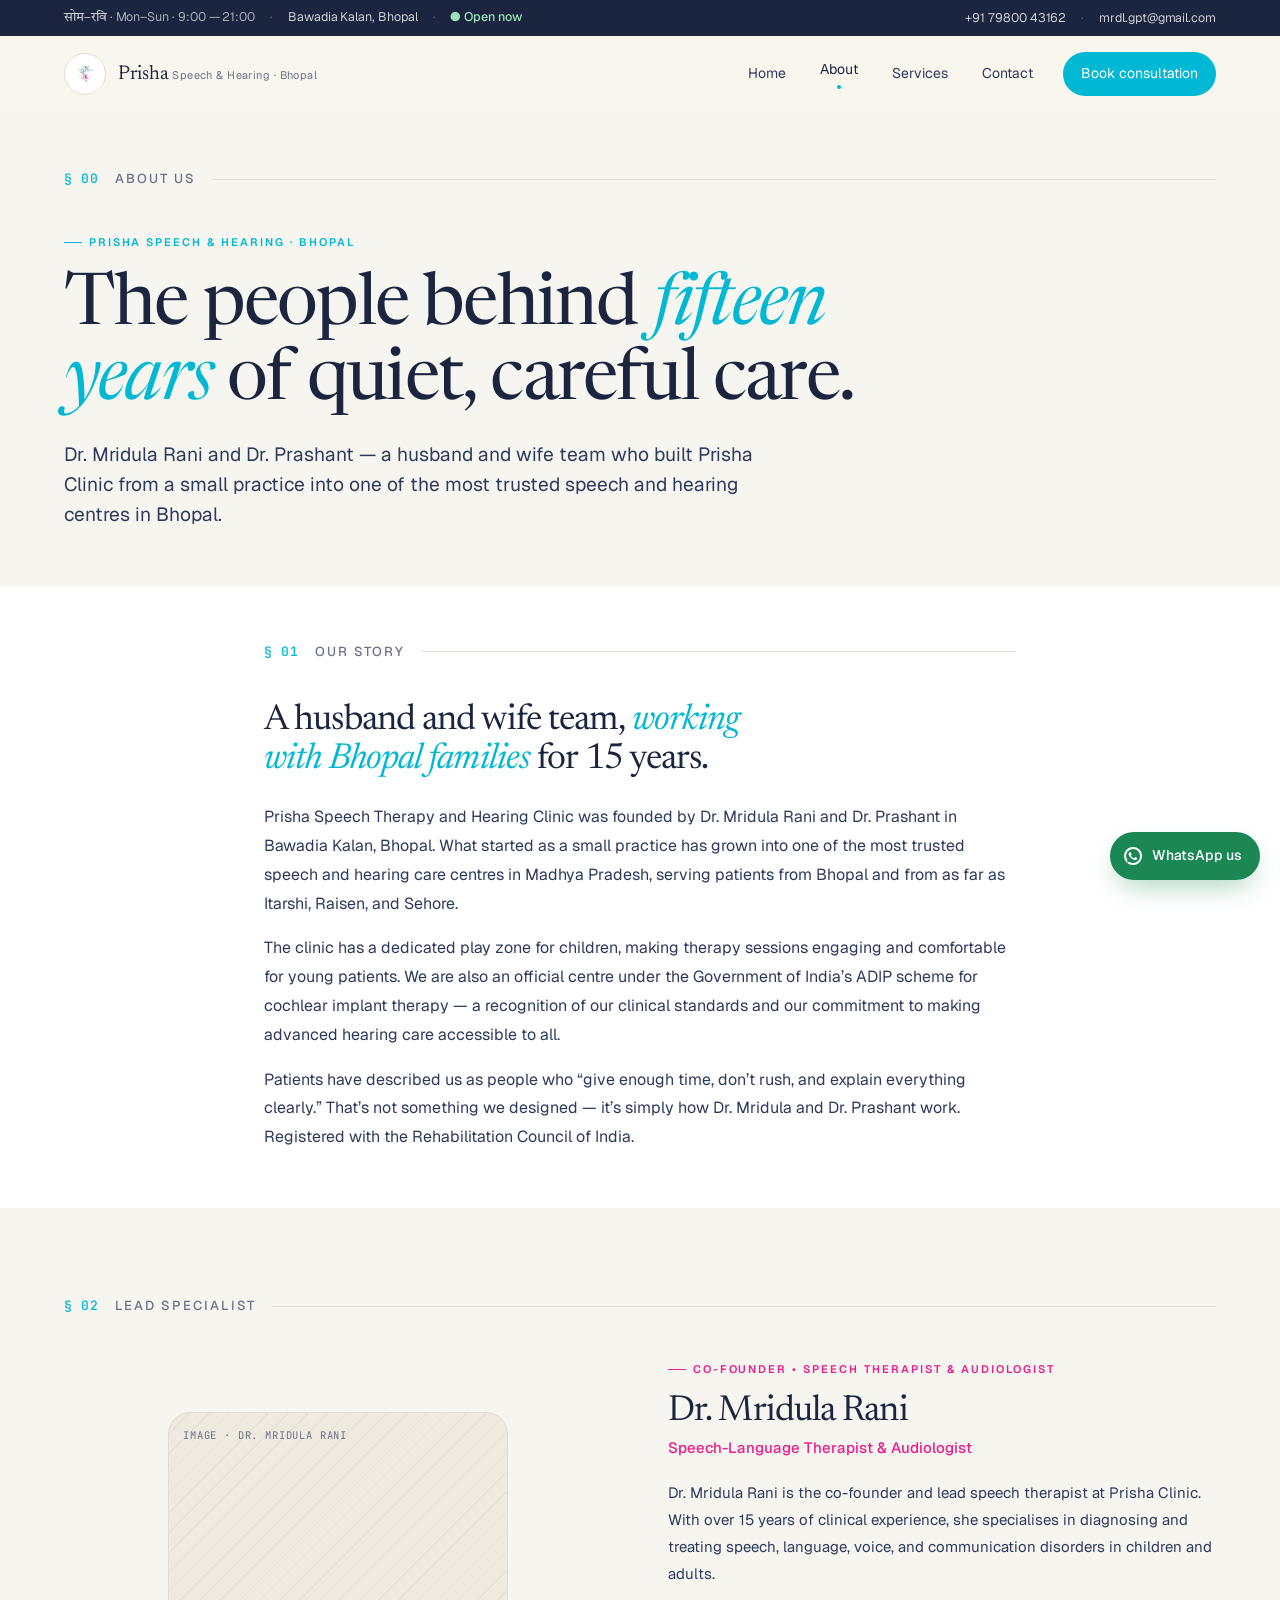
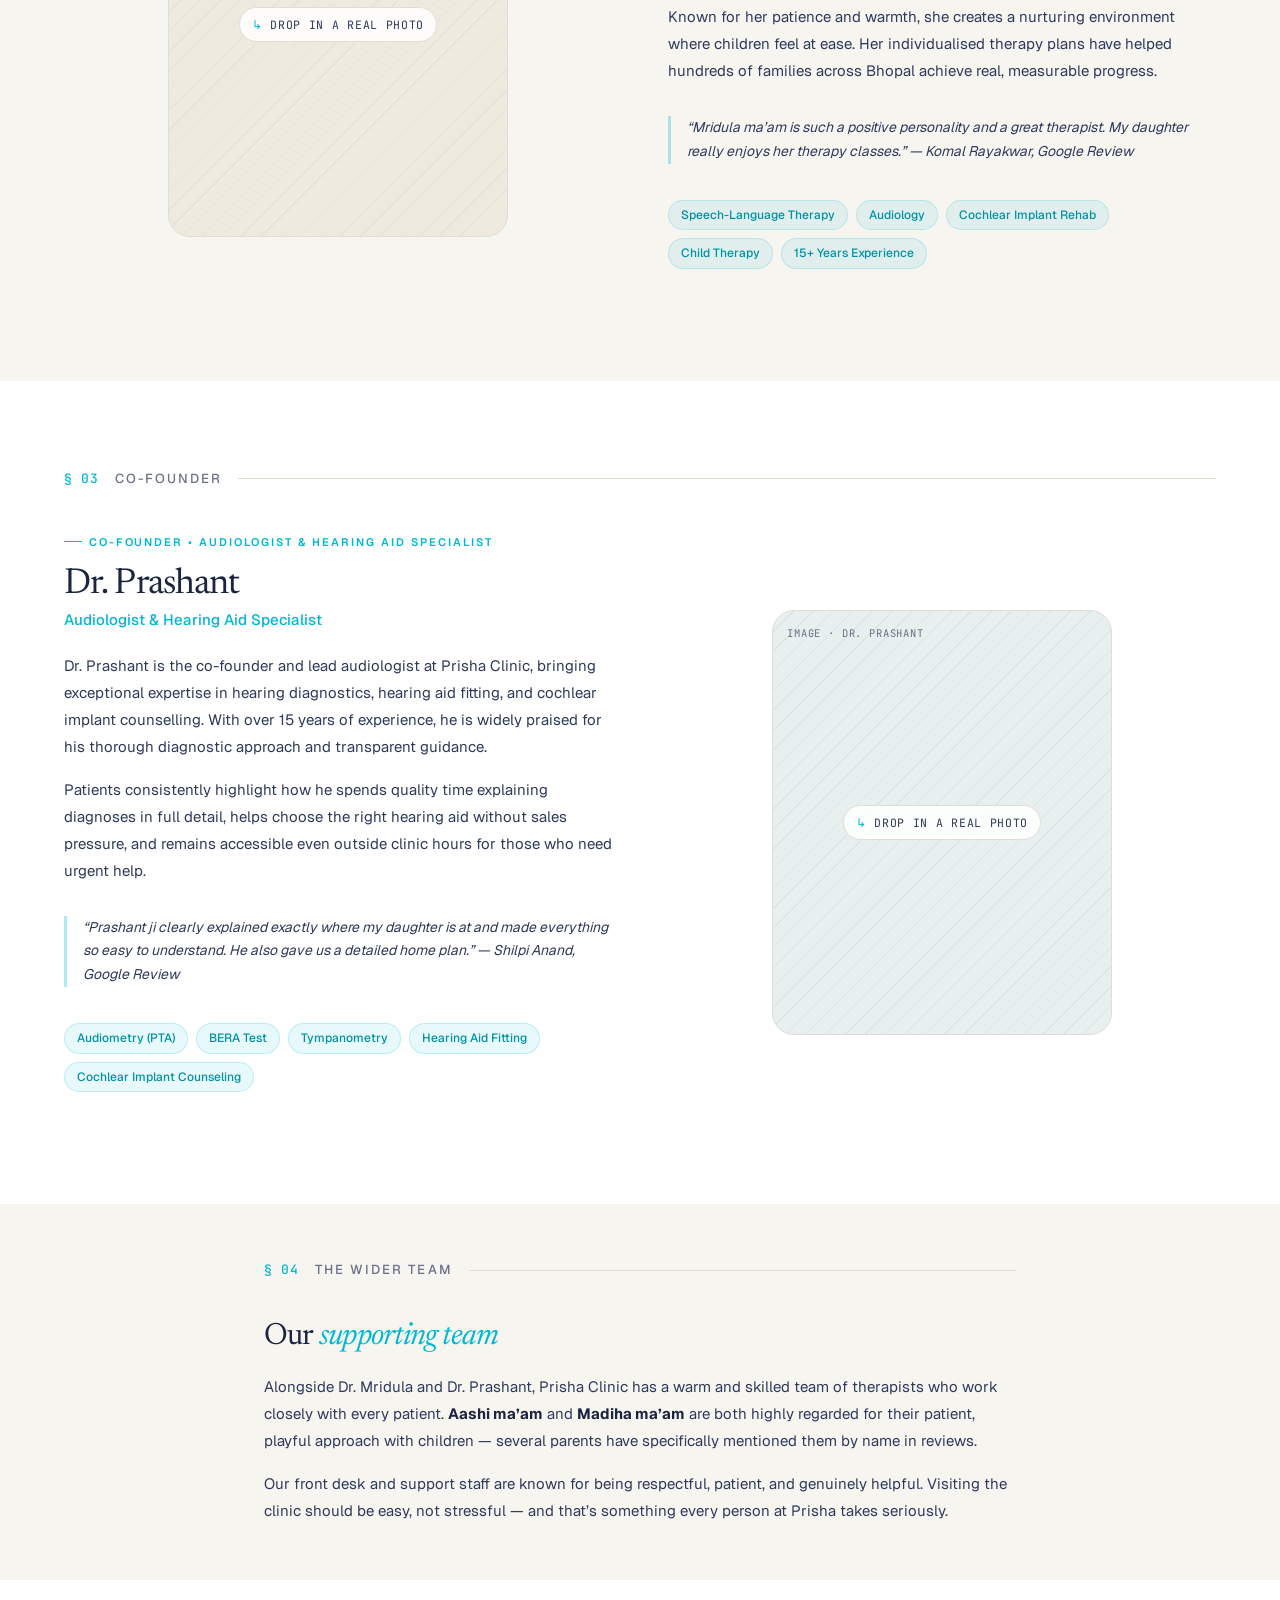
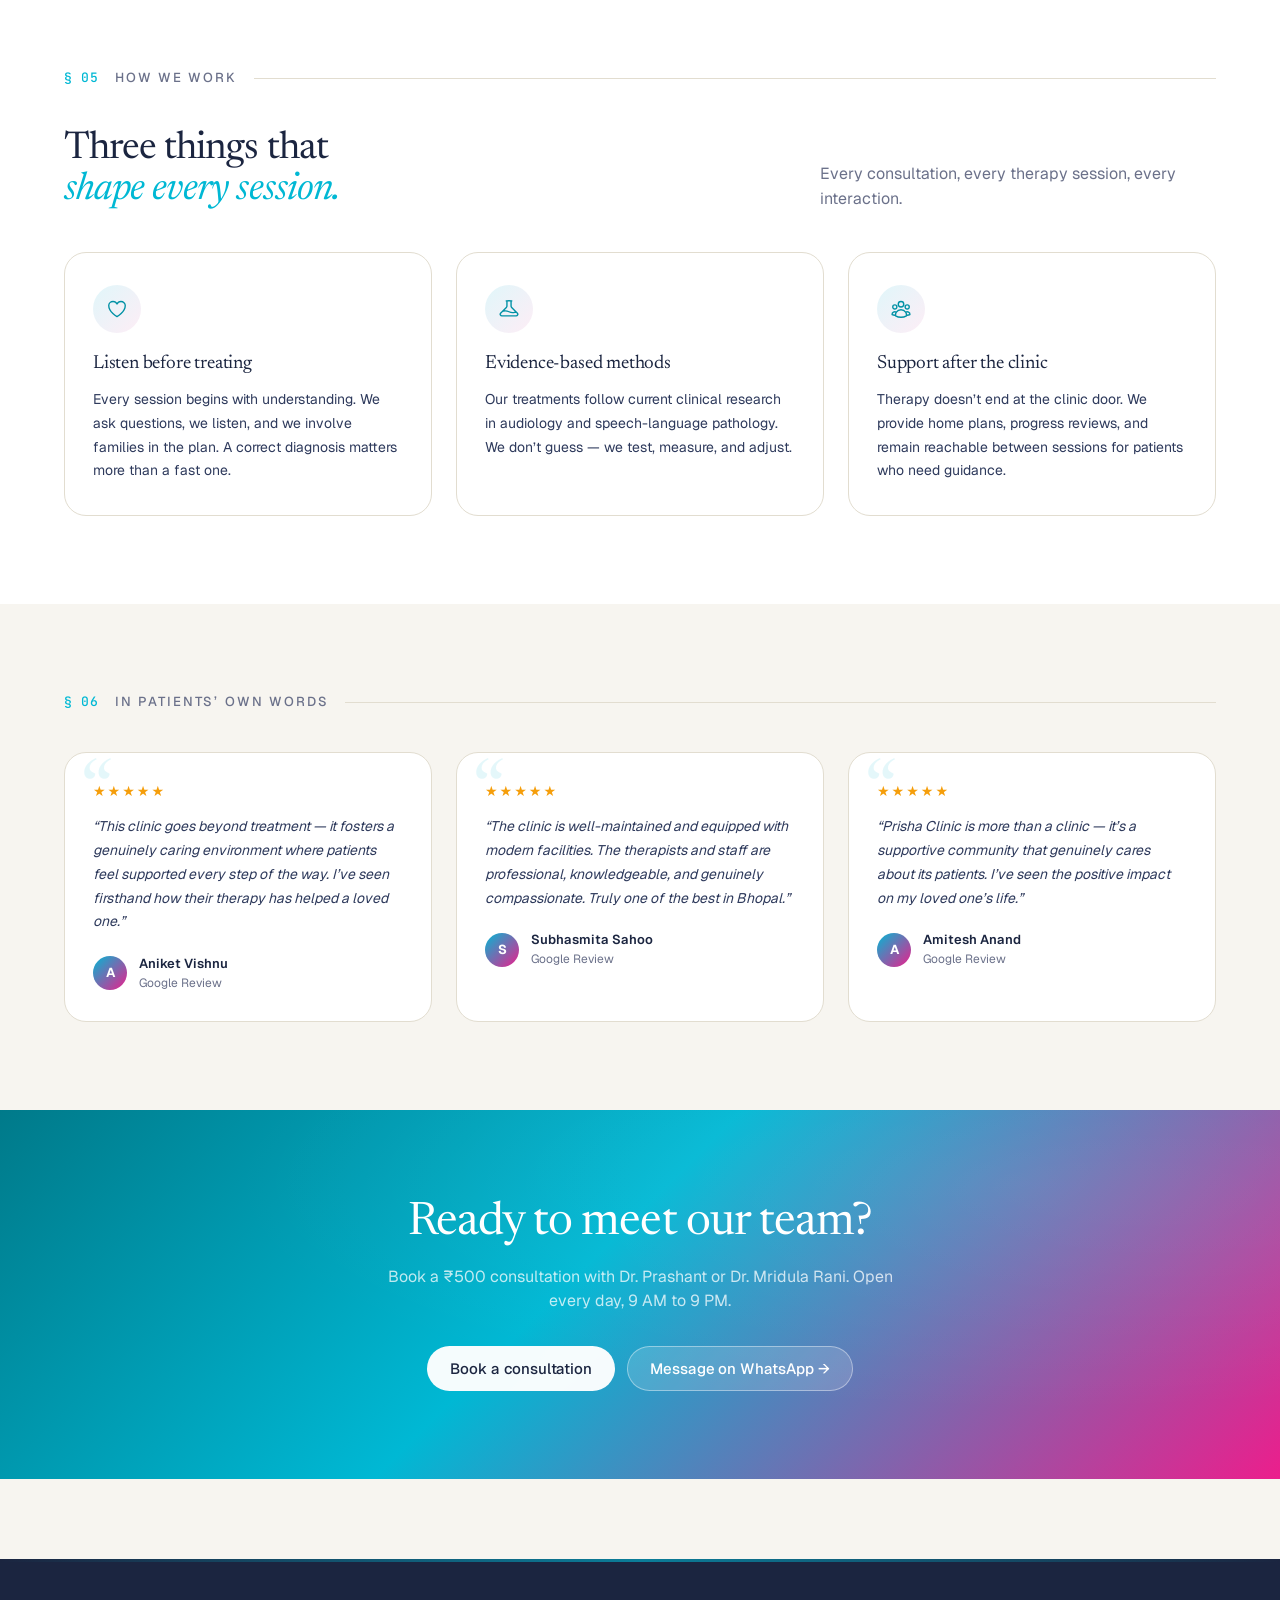
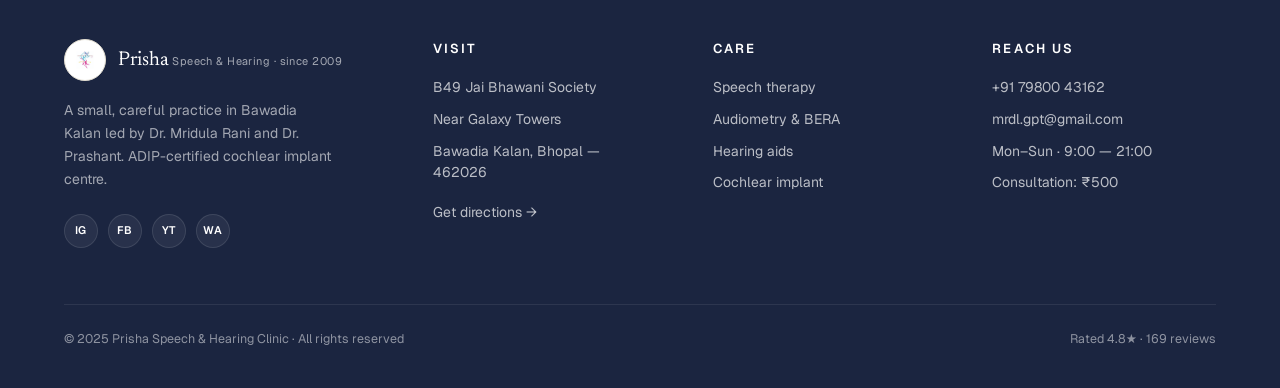
<file: about.html>
<!DOCTYPE html>
<html lang="en">
<head>
  <meta charset="UTF-8">
  <meta name="viewport" content="width=device-width, initial-scale=1.0">
  <meta name="description" content="Meet Dr. Mridula Rani and Dr. Prashant — the husband-wife specialist team at Prisha Speech Therapy & Hearing Clinic, Bhopal. 15+ years of combined experience in audiology and speech therapy.">
  <meta name="keywords" content="Dr Mridula Rani, Dr Prashant audiologist Bhopal, Prisha clinic team, speech therapist Bhopal, BERA test Bhopal">
  <meta name="author" content="Prisha Speech Therapy and Hearing Clinic">
  <meta property="og:title" content="About Our Team | Prisha Speech Therapy & Hearing Clinic Bhopal">
  <meta property="og:description" content="Meet Dr. Mridula Rani and Dr. Prashant — expert husband-wife specialists at Prisha Clinic, Bhopal. 15+ years experience.">
  <meta property="og:type" content="website">
  <meta property="og:locale" content="en_IN">
  <meta property="og:url" content="https://prishaclinic.in/about.html">
  <meta property="og:image" content="https://prishaclinic.in/assets/images/logo.jpg">
  <meta property="og:site_name" content="Prisha Speech Therapy &amp; Hearing Clinic">
  <meta name="twitter:card" content="summary_large_image">
  <meta name="twitter:title" content="About Our Team | Prisha Speech Therapy &amp; Hearing Clinic Bhopal">
  <meta name="twitter:description" content="Meet Dr. Mridula Rani and Dr. Prashant — expert husband-wife specialists at Prisha Clinic, Bhopal. 15+ years experience.">
  <meta name="twitter:image" content="https://prishaclinic.in/assets/images/logo.jpg">
  <meta name="geo.region" content="IN-MP">
  <meta name="geo.placename" content="Bhopal, Madhya Pradesh">
  <link rel="canonical" href="https://prishaclinic.in/about.html">
  <title>About Our Team | Prisha Speech Therapy & Hearing Clinic Bhopal</title>
  <script type="application/ld+json">
  {
    "@context": "https://schema.org",
    "@graph": [
      {
        "@type": "Person",
        "@id": "https://prishaclinic.in/#dr-mridula",
        "name": "Dr. Mridula Rani",
        "jobTitle": "Speech-Language Therapist and Audiologist",
        "worksFor": {"@id": "https://prishaclinic.in/#organization"},
        "description": "Co-founder and lead speech therapist at Prisha Clinic with over 15 years of clinical experience.",
        "knowsAbout": ["Speech Therapy", "Audiology", "Cochlear Implant Rehabilitation", "Language Disorders", "Stuttering Treatment"]
      },
      {
        "@type": "Person",
        "@id": "https://prishaclinic.in/#dr-prashant",
        "name": "Dr. Prashant",
        "jobTitle": "Audiologist and Hearing Aid Specialist",
        "worksFor": {"@id": "https://prishaclinic.in/#organization"},
        "description": "Co-founder and lead audiologist at Prisha Clinic with over 15 years of experience.",
        "knowsAbout": ["Audiometry", "BERA Test", "Tympanometry", "Hearing Aid Fitting", "Cochlear Implant Counseling"]
      },
      {
        "@type": "BreadcrumbList",
        "itemListElement": [
          {"@type": "ListItem", "position": 1, "name": "Home", "item": "https://prishaclinic.in/"},
          {"@type": "ListItem", "position": 2, "name": "About Us", "item": "https://prishaclinic.in/about.html"}
        ]
      }
    ]
  }
  </script>

  <!-- Fonts — same as homepage -->
  <link rel="preconnect" href="https://fonts.googleapis.com">
  <link rel="preconnect" href="https://fonts.gstatic.com" crossorigin>
  <link rel="stylesheet" href="https://fonts.googleapis.com/css2?family=Newsreader:ital,wght@0,400;0,500;0,600;1,400&display=swap">
  <link rel="stylesheet" href="https://fonts.googleapis.com/css2?family=Geist:wght@300;400;500;600&display=swap">
  <link rel="stylesheet" href="https://fonts.googleapis.com/css2?family=Tiro+Devanagari+Hindi&display=swap">
  <link rel="stylesheet" href="https://fonts.googleapis.com/css2?family=JetBrains+Mono:wght@400;500&display=swap">
  <link rel="stylesheet" href="assets/styles.css">

  <style>
    .skip-link { position:absolute; top:-100%; left:1rem; background:var(--marigold); color:#fff; padding:.5rem 1.25rem; border-radius:var(--radius); z-index:9999; font-weight:600; transition:top .2s; }
    .skip-link:focus { top:1rem; }

    .two-col { display:grid; grid-template-columns:1fr 1fr; gap:56px; align-items:center; }
    @media (max-width:880px) {
      .two-col { grid-template-columns:1fr; gap:40px; }
      .two-col.flip > *:first-child { order:2; }
      .two-col.flip > *:last-child  { order:1; }
    }

    .three-col { display:grid; grid-template-columns:1fr 1fr 1fr; gap:24px; }
    @media (max-width:880px) { .three-col { grid-template-columns:1fr 1fr; } }
    @media (max-width:560px) { .three-col { grid-template-columns:1fr; } }

    .val-card { background:var(--paper); border:1px solid var(--line); border-radius:var(--radius-lg); padding:32px 28px; transition:border-color .2s, transform .2s; }
    .val-card:hover { border-color:var(--line-strong); transform:translateY(-2px); }
    .val-icon { width:48px; height:48px; border-radius:50%; background:linear-gradient(135deg,rgba(0,184,212,.12),rgba(236,30,140,.08)); display:flex; align-items:center; justify-content:center; margin-bottom:16px; }

    .review-card { background:var(--paper); border:1px solid var(--line); border-radius:var(--radius-lg); padding:28px; position:relative; }
    .review-card::before { content:'\201C'; position:absolute; top:.25rem; left:1rem; font-family:var(--font-display); font-size:5rem; color:var(--marigold); opacity:.1; line-height:1; pointer-events:none; }
    .stars { color:#F59E0B; font-size:.88rem; margin-bottom:12px; letter-spacing:2px; }
    .review-card p { font-size:14px; color:var(--ink-2); line-height:1.7; margin-bottom:20px; font-style:italic; }
    .review-author { display:flex; align-items:center; gap:12px; }
    .r-av { width:34px; height:34px; border-radius:50%; background:linear-gradient(135deg,var(--marigold),var(--teal)); display:flex; align-items:center; justify-content:center; color:#fff; font-weight:700; font-size:13px; flex-shrink:0; }
    .r-name { font-weight:600; font-size:13px; color:var(--ink); }
    .r-loc { font-size:12px; color:var(--mute); }

    .tag { display:inline-flex; align-items:center; padding:5px 12px; border-radius:999px; font-size:12px; font-weight:500; background:rgba(0,184,212,.09); color:var(--marigold-2); border:1px solid rgba(0,184,212,.2); }
    .tags { display:flex; flex-wrap:wrap; gap:8px; margin-bottom:24px; }

    .blockquote { font-style:italic; font-size:14px; color:var(--ink-2); border-left:3px solid rgba(0,184,212,.3); padding-left:16px; line-height:1.7; margin:16px 0; }
    .doc-ph { aspect-ratio:4/5; max-width:340px; margin:0 auto; width:100%; }

    .cta-strip { background:linear-gradient(135deg,#007A8A 0%,#00B8D4 45%,#EC1E8C 100%); color:#fff; padding:88px 0; position:relative; overflow:hidden; }
    .cta-strip::before { content:""; position:absolute; inset:0; background:radial-gradient(ellipse at 80% 20%,rgba(255,255,255,.08),transparent 55%); pointer-events:none; }
    .cta-strip .container { position:relative; z-index:1; text-align:center; }
    .cta-strip h2 { font-family:var(--font-display); font-weight:400; font-size:clamp(28px,3.6vw,48px); line-height:1.1; letter-spacing:-.02em; color:#fff; margin-bottom:16px; text-wrap:balance; }
    .cta-strip p { color:rgba(255,255,255,.75); font-size:16px; max-width:50ch; margin:0 auto 32px; }
    .btn-ghost-light { background:rgba(255,255,255,.15); color:#fff; border:1px solid rgba(255,255,255,.4) !important; }
    .btn-ghost-light:hover { background:#fff; color:var(--ink); border-color:#fff !important; }
  </style>
</head>
<body>
<a href="#main-content" class="skip-link">Skip to main content</a>

<div id="header-slot"></div>
<main id="main-content">

<!-- PAGE HEADER -->
<section class="section-sm">
  <div class="container">
    <div class="section-rule">
      <span class="num">§ 00</span>
      <span class="label">About us</span>
      <span class="line"></span>
    </div>
    <span class="eyebrow reveal">Prisha Speech &amp; Hearing · Bhopal</span>
    <h1 class="display reveal d1" style="margin:16px 0 20px; max-width:22ch;">The people behind <em>fifteen years</em> of quiet, careful care.</h1>
    <p class="lead reveal d2" style="max-width:54ch;">Dr. Mridula Rani and Dr. Prashant — a husband and wife team who built Prisha Clinic from a small practice into one of the most trusted speech and hearing centres in Bhopal.</p>
  </div>
</section>

<!-- CLINIC STORY -->
<section class="section-sm" style="background:var(--paper);">
  <div class="container-narrow">
    <div class="section-rule">
      <span class="num">§ 01</span>
      <span class="label">Our story</span>
      <span class="line"></span>
    </div>
    <h2 class="display reveal" style="font-size:clamp(24px,2.8vw,36px); margin-bottom:24px; max-width:28ch;">A husband and wife team, <em>working with Bhopal families</em> for 15 years.</h2>
    <div class="stack-16 reveal d1" style="color:var(--ink-2); line-height:1.8; font-size:16px;">
      <p>Prisha Speech Therapy and Hearing Clinic was founded by Dr. Mridula Rani and Dr. Prashant in Bawadia Kalan, Bhopal. What started as a small practice has grown into one of the most trusted speech and hearing care centres in Madhya Pradesh, serving patients from Bhopal and from as far as Itarshi, Raisen, and Sehore.</p>
      <p>The clinic has a dedicated play zone for children, making therapy sessions engaging and comfortable for young patients. We are also an official centre under the Government of India&rsquo;s ADIP scheme for cochlear implant therapy &mdash; a recognition of our clinical standards and our commitment to making advanced hearing care accessible to all.</p>
      <p>Patients have described us as people who &ldquo;give enough time, don&rsquo;t rush, and explain everything clearly.&rdquo; That&rsquo;s not something we designed &mdash; it&rsquo;s simply how Dr. Mridula and Dr. Prashant work. Registered with the Rehabilitation Council of India.</p>
    </div>
  </div>
</section>

<!-- DR. MRIDULA -->
<section class="section">
  <div class="container">
    <div class="section-rule">
      <span class="num">§ 02</span>
      <span class="label">Lead specialist</span>
      <span class="line"></span>
    </div>
    <div class="two-col">
      <div class="reveal">
        <div class="ph doc-ph">
          <span class="ph-corner">Image · Dr. Mridula Rani</span>
          <span class="ph-label">Drop in a real photo</span>
        </div>
      </div>
      <div class="reveal d1">
        <span class="eyebrow teal">Co-Founder &bull; Speech Therapist &amp; Audiologist</span>
        <h2 class="display" style="font-size:clamp(26px,2.8vw,38px); margin:12px 0 4px;">Dr. Mridula Rani</h2>
        <p style="color:var(--teal); font-weight:500; font-size:15px; margin-bottom:20px;">Speech-Language Therapist &amp; Audiologist</p>
        <div class="stack-16" style="color:var(--ink-2); font-size:15px; line-height:1.8; margin-bottom:20px;">
          <p>Dr. Mridula Rani is the co-founder and lead speech therapist at Prisha Clinic. With over 15 years of clinical experience, she specialises in diagnosing and treating speech, language, voice, and communication disorders in children and adults.</p>
          <p>Known for her patience and warmth, she creates a nurturing environment where children feel at ease. Her individualised therapy plans have helped hundreds of families across Bhopal achieve real, measurable progress.</p>
          <p class="blockquote">&ldquo;Mridula ma&rsquo;am is such a positive personality and a great therapist. My daughter really enjoys her therapy classes.&rdquo; &mdash; Komal Rayakwar, Google Review</p>
        </div>
        <div class="tags">
          <span class="tag">Speech-Language Therapy</span>
          <span class="tag">Audiology</span>
          <span class="tag">Cochlear Implant Rehab</span>
          <span class="tag">Child Therapy</span>
          <span class="tag">15+ Years Experience</span>
        </div>
      </div>
    </div>
  </div>
</section>

<!-- DR. PRASHANT -->
<section class="section" style="background:var(--paper);">
  <div class="container">
    <div class="section-rule">
      <span class="num">§ 03</span>
      <span class="label">Co-founder</span>
      <span class="line"></span>
    </div>
    <div class="two-col flip">
      <div class="reveal d1">
        <span class="eyebrow">Co-Founder &bull; Audiologist &amp; Hearing Aid Specialist</span>
        <h2 class="display" style="font-size:clamp(26px,2.8vw,38px); margin:12px 0 4px;">Dr. Prashant</h2>
        <p style="color:var(--marigold); font-weight:500; font-size:15px; margin-bottom:20px;">Audiologist &amp; Hearing Aid Specialist</p>
        <div class="stack-16" style="color:var(--ink-2); font-size:15px; line-height:1.8; margin-bottom:20px;">
          <p>Dr. Prashant is the co-founder and lead audiologist at Prisha Clinic, bringing exceptional expertise in hearing diagnostics, hearing aid fitting, and cochlear implant counselling. With over 15 years of experience, he is widely praised for his thorough diagnostic approach and transparent guidance.</p>
          <p>Patients consistently highlight how he spends quality time explaining diagnoses in full detail, helps choose the right hearing aid without sales pressure, and remains accessible even outside clinic hours for those who need urgent help.</p>
          <p class="blockquote">&ldquo;Prashant ji clearly explained exactly where my daughter is at and made everything so easy to understand. He also gave us a detailed home plan.&rdquo; &mdash; Shilpi Anand, Google Review</p>
        </div>
        <div class="tags">
          <span class="tag">Audiometry (PTA)</span>
          <span class="tag">BERA Test</span>
          <span class="tag">Tympanometry</span>
          <span class="tag">Hearing Aid Fitting</span>
          <span class="tag">Cochlear Implant Counseling</span>
        </div>
      </div>
      <div class="reveal">
        <div class="ph doc-ph ph-tint-teal">
          <span class="ph-corner">Image · Dr. Prashant</span>
          <span class="ph-label">Drop in a real photo</span>
        </div>
      </div>
    </div>
  </div>
</section>

<!-- SUPPORTING TEAM -->
<section class="section-sm">
  <div class="container-narrow">
    <div class="section-rule">
      <span class="num">§ 04</span>
      <span class="label">The wider team</span>
      <span class="line"></span>
    </div>
    <h2 class="display reveal" style="font-size:clamp(22px,2.4vw,32px); margin-bottom:20px; max-width:24ch;">Our <em>supporting team</em></h2>
    <div class="stack-16 reveal d1" style="color:var(--ink-2); font-size:15px; line-height:1.8;">
      <p>Alongside Dr. Mridula and Dr. Prashant, Prisha Clinic has a warm and skilled team of therapists who work closely with every patient. <strong style="color:var(--ink);">Aashi ma&rsquo;am</strong> and <strong style="color:var(--ink);">Madiha ma&rsquo;am</strong> are both highly regarded for their patient, playful approach with children &mdash; several parents have specifically mentioned them by name in reviews.</p>
      <p>Our front desk and support staff are known for being respectful, patient, and genuinely helpful. Visiting the clinic should be easy, not stressful &mdash; and that&rsquo;s something every person at Prisha takes seriously.</p>
    </div>
  </div>
</section>

<!-- VALUES -->
<section class="section" style="background:var(--paper);">
  <div class="container">
    <div class="section-rule">
      <span class="num">§ 05</span>
      <span class="label">How we work</span>
      <span class="line"></span>
    </div>
    <div class="between" style="margin-bottom:40px; align-items:flex-end; gap:32px; flex-wrap:wrap;">
      <h2 class="display reveal" style="font-size:clamp(26px,3vw,40px); max-width:22ch;">Three things that <em>shape every session.</em></h2>
      <p class="lead reveal d1" style="max-width:36ch; margin:0; font-size:16px; color:var(--mute);">Every consultation, every therapy session, every interaction.</p>
    </div>
    <div class="three-col">
      <div class="val-card reveal">
        <div class="val-icon">
          <svg width="22" height="22" viewBox="0 0 24 24" fill="none" stroke="var(--marigold-2)" stroke-width="1.5" stroke-linecap="round" stroke-linejoin="round"><path d="M21 8.25c0-2.485-2.099-4.5-4.688-4.5-1.935 0-3.597 1.126-4.312 2.733-.715-1.607-2.377-2.733-4.313-2.733C5.1 3.75 3 5.765 3 8.25c0 7.22 9 12 9 12s9-4.78 9-12z"/></svg>
        </div>
        <h3 style="font-family:var(--font-display); font-size:19px; font-weight:400; letter-spacing:-.01em; color:var(--ink); margin-bottom:10px;">Listen before treating</h3>
        <p style="font-size:14px; color:var(--ink-2); line-height:1.7; margin:0;">Every session begins with understanding. We ask questions, we listen, and we involve families in the plan. A correct diagnosis matters more than a fast one.</p>
      </div>
      <div class="val-card reveal d1">
        <div class="val-icon">
          <svg width="22" height="22" viewBox="0 0 24 24" fill="none" stroke="var(--marigold-2)" stroke-width="1.5" stroke-linecap="round" stroke-linejoin="round"><path d="M9.75 3.104v5.714a2.25 2.25 0 01-.659 1.591L5 14.5M9.75 3.104c-.251.023-.501.05-.75.082m.75-.082a24.301 24.301 0 014.5 0m0 0v5.714c0 .597.237 1.17.659 1.591L19.8 15.3M14.25 3.104c.251.023.501.05.75.082M19.8 15.3l-1.57.393A9.065 9.065 0 0112 15a9.065 9.065 0 00-6.23-.693L5 14.5m14.8.8l1.402 1.402c1 1 .03 2.798-1.414 2.798H4.213c-1.444 0-2.414-1.798-1.414-2.798L4.2 15.3"/></svg>
        </div>
        <h3 style="font-family:var(--font-display); font-size:19px; font-weight:400; letter-spacing:-.01em; color:var(--ink); margin-bottom:10px;">Evidence-based methods</h3>
        <p style="font-size:14px; color:var(--ink-2); line-height:1.7; margin:0;">Our treatments follow current clinical research in audiology and speech-language pathology. We don&rsquo;t guess &mdash; we test, measure, and adjust.</p>
      </div>
      <div class="val-card reveal d2">
        <div class="val-icon">
          <svg width="22" height="22" viewBox="0 0 24 24" fill="none" stroke="var(--marigold-2)" stroke-width="1.5" stroke-linecap="round" stroke-linejoin="round"><path d="M18 18.72a9.094 9.094 0 003.741-.479 3 3 0 00-4.682-2.72m.94 3.198l.001.031c0 .225-.012.447-.037.666A11.944 11.944 0 0112 21c-2.17 0-4.207-.576-5.963-1.584A6.062 6.062 0 016 18.719m12 0a5.971 5.971 0 00-.941-3.197m0 0A5.995 5.995 0 0012 12.75a5.995 5.995 0 00-5.058 2.772m0 0a3 3 0 00-4.681 2.72 8.986 8.986 0 003.74.477m.94-3.197a5.971 5.971 0 00-.94 3.197M15 6.75a3 3 0 11-6 0 3 3 0 016 0zm6 3a2.25 2.25 0 11-4.5 0 2.25 2.25 0 014.5 0zm-13.5 0a2.25 2.25 0 11-4.5 0 2.25 2.25 0 014.5 0z"/></svg>
        </div>
        <h3 style="font-family:var(--font-display); font-size:19px; font-weight:400; letter-spacing:-.01em; color:var(--ink); margin-bottom:10px;">Support after the clinic</h3>
        <p style="font-size:14px; color:var(--ink-2); line-height:1.7; margin:0;">Therapy doesn&rsquo;t end at the clinic door. We provide home plans, progress reviews, and remain reachable between sessions for patients who need guidance.</p>
      </div>
    </div>
  </div>
</section>

<!-- TESTIMONIALS -->
<section class="section">
  <div class="container">
    <div class="section-rule">
      <span class="num">§ 06</span>
      <span class="label">In patients&rsquo; own words</span>
      <span class="line"></span>
    </div>
    <div class="three-col">
      <div class="review-card reveal">
        <div class="stars">&#9733;&#9733;&#9733;&#9733;&#9733;</div>
        <p>&ldquo;This clinic goes beyond treatment &mdash; it fosters a genuinely caring environment where patients feel supported every step of the way. I&rsquo;ve seen firsthand how their therapy has helped a loved one.&rdquo;</p>
        <div class="review-author">
          <div class="r-av">A</div>
          <div><div class="r-name">Aniket Vishnu</div><div class="r-loc">Google Review</div></div>
        </div>
      </div>
      <div class="review-card reveal d1">
        <div class="stars">&#9733;&#9733;&#9733;&#9733;&#9733;</div>
        <p>&ldquo;The clinic is well-maintained and equipped with modern facilities. The therapists and staff are professional, knowledgeable, and genuinely compassionate. Truly one of the best in Bhopal.&rdquo;</p>
        <div class="review-author">
          <div class="r-av">S</div>
          <div><div class="r-name">Subhasmita Sahoo</div><div class="r-loc">Google Review</div></div>
        </div>
      </div>
      <div class="review-card reveal d2">
        <div class="stars">&#9733;&#9733;&#9733;&#9733;&#9733;</div>
        <p>&ldquo;Prisha Clinic is more than a clinic &mdash; it&rsquo;s a supportive community that genuinely cares about its patients. I&rsquo;ve seen the positive impact on my loved one&rsquo;s life.&rdquo;</p>
        <div class="review-author">
          <div class="r-av">A</div>
          <div><div class="r-name">Amitesh Anand</div><div class="r-loc">Google Review</div></div>
        </div>
      </div>
    </div>
  </div>
</section>

<!-- CTA STRIP -->
<section class="cta-strip">
  <div class="container">
    <h2>Ready to meet our team?</h2>
    <p>Book a &#8377;500 consultation with Dr. Prashant or Dr. Mridula Rani. Open every day, 9&nbsp;AM to 9&nbsp;PM.</p>
    <div class="row" style="justify-content:center;">
      <a href="contact.html" class="btn btn-light">Book a consultation</a>
      <a href="https://wa.me/917980043162" target="_blank" rel="noopener" class="btn btn-ghost-light">Message on WhatsApp &rarr;</a>
    </div>
  </div>
</section>

</main>
<div id="footer-slot"></div>
<script src="assets/app.js"></script>
</body>
</html>
</file>
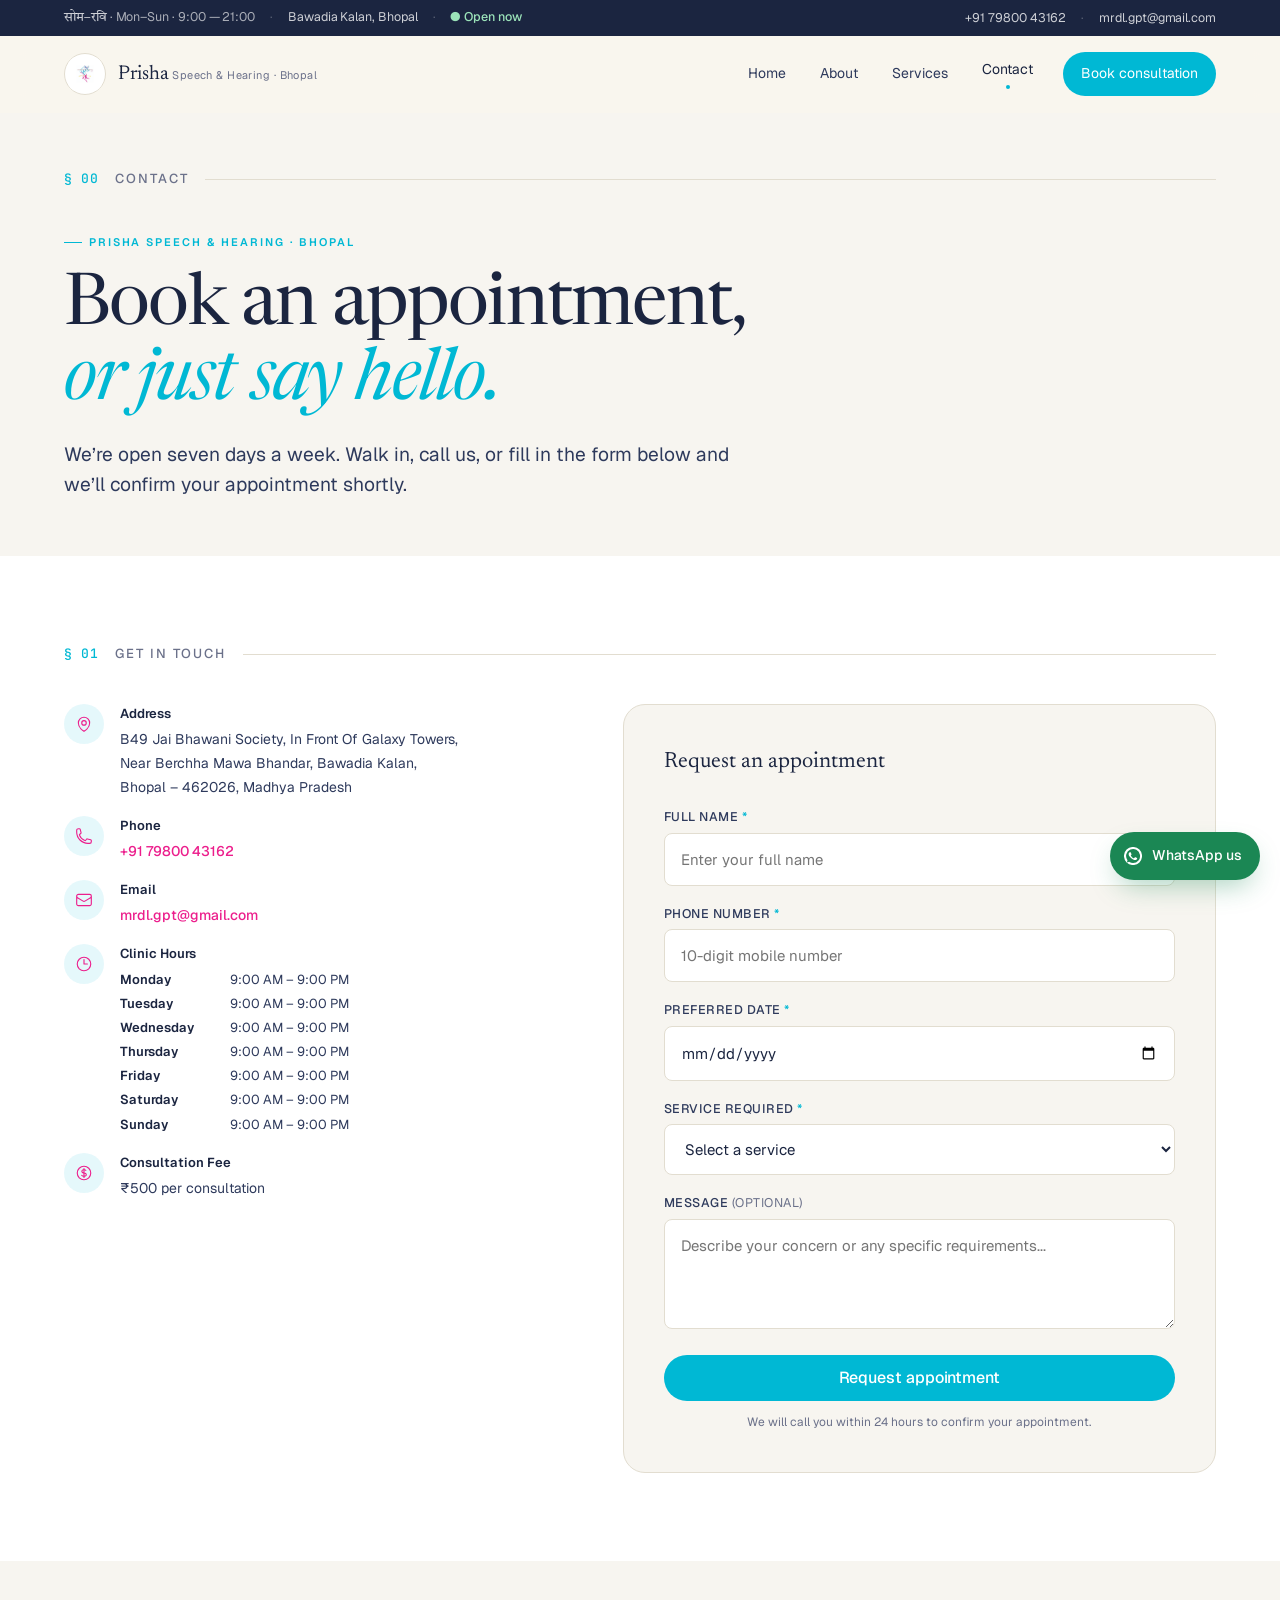
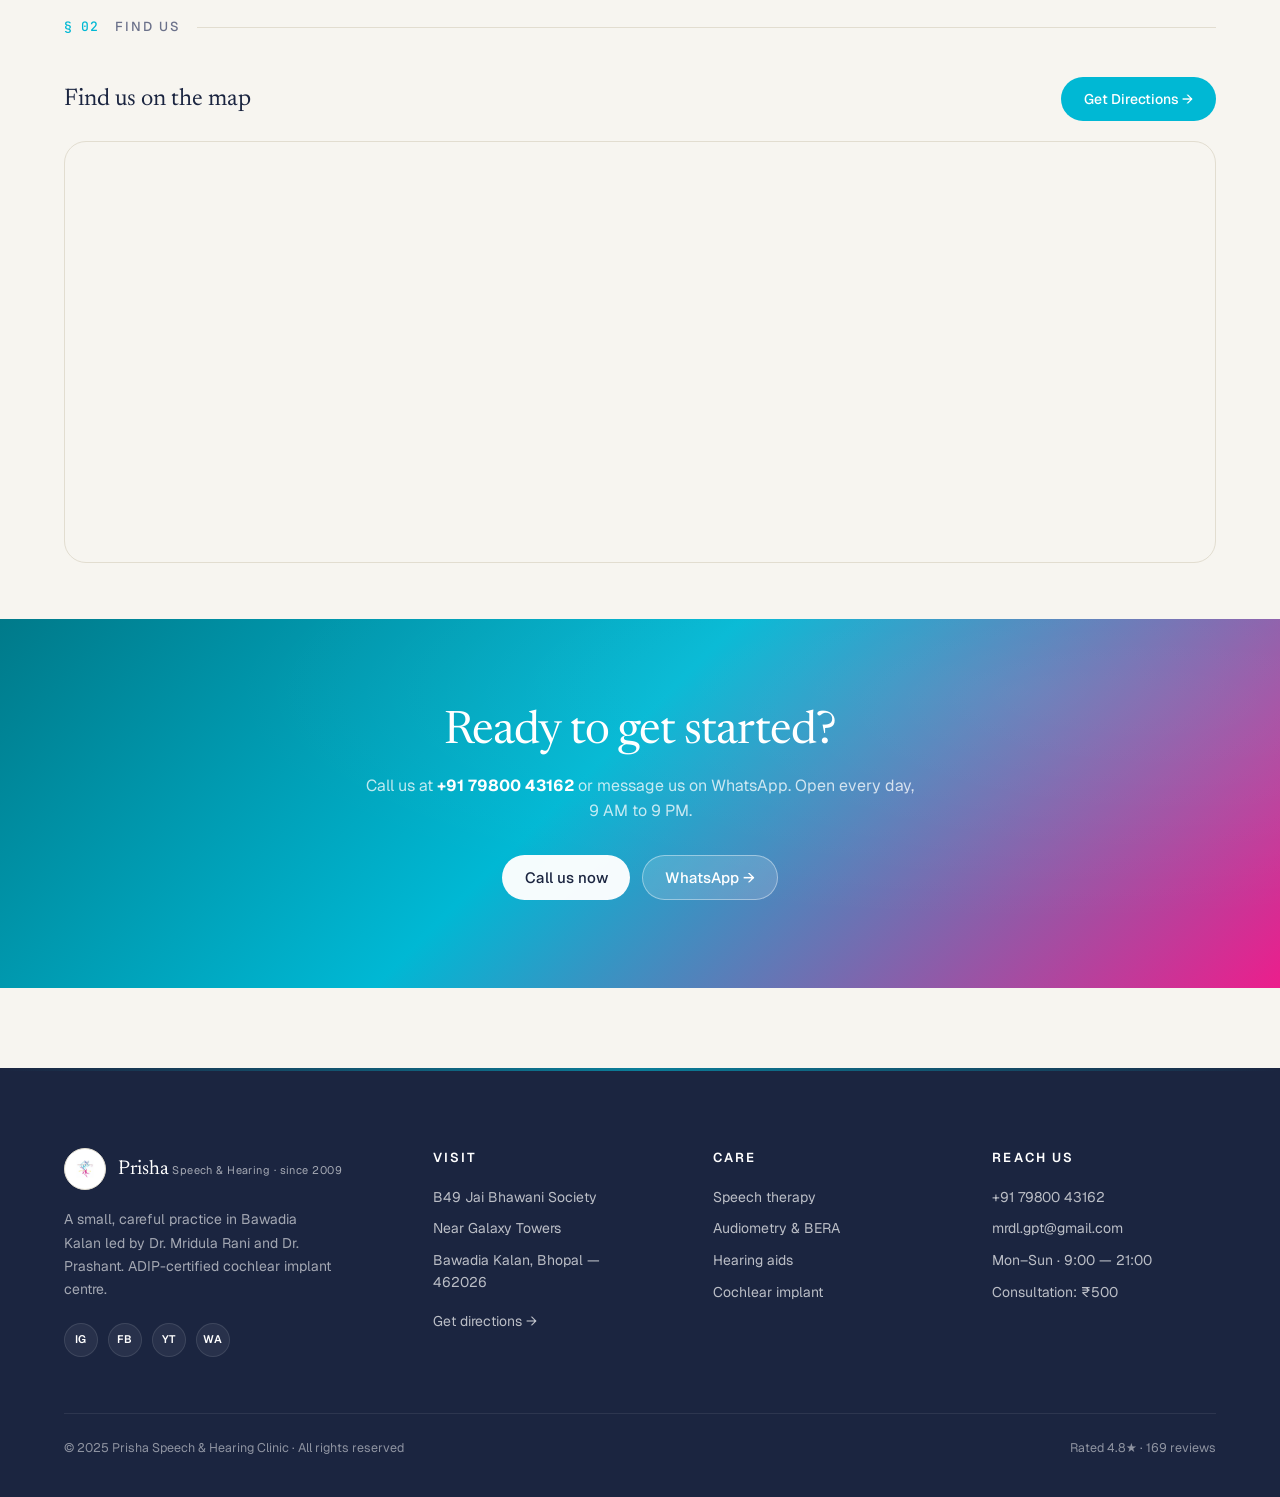
<file: contact.html>
<!DOCTYPE html>
<html lang="en">
<head>
  <meta charset="UTF-8">
  <meta name="viewport" content="width=device-width, initial-scale=1.0">
  <meta name="description" content="Book an appointment at Prisha Speech Therapy & Hearing Clinic, Bhopal. Call +91 79800 43162 or use our online appointment form. Open Mon–Sun 9 AM to 9 PM.">
  <meta name="keywords" content="contact Prisha clinic Bhopal, book speech therapy appointment, audiologist appointment Bhopal, Prisha clinic address">
  <meta name="author" content="Prisha Speech Therapy and Hearing Clinic">
  <meta property="og:title" content="Contact & Book Appointment | Prisha Clinic Bhopal | +91 79800 43162">
  <meta property="og:description" content="Book an appointment at Prisha Speech Therapy & Hearing Clinic, Bhopal. Open 7 days, 9 AM to 9 PM.">
  <meta property="og:type" content="website">
  <meta property="og:locale" content="en_IN">
  <meta property="og:url" content="https://prishaclinic.in/contact.html">
  <meta property="og:image" content="https://prishaclinic.in/assets/images/logo.jpg">
  <meta property="og:site_name" content="Prisha Speech Therapy &amp; Hearing Clinic">
  <meta name="twitter:card" content="summary_large_image">
  <meta name="twitter:title" content="Contact &amp; Book Appointment | Prisha Clinic Bhopal | +91 79800 43162">
  <meta name="twitter:description" content="Book an appointment at Prisha Speech Therapy &amp; Hearing Clinic, Bhopal. Open 7 days, 9 AM to 9 PM. Call +91 79800 43162.">
  <meta name="twitter:image" content="https://prishaclinic.in/assets/images/logo.jpg">
  <meta name="geo.region" content="IN-MP">
  <meta name="geo.placename" content="Bhopal, Madhya Pradesh">
  <meta name="geo.position" content="23.1869929;77.4372388">
  <meta name="ICBM" content="23.1869929, 77.4372388">
  <link rel="canonical" href="https://prishaclinic.in/contact.html">
  <link rel="preconnect" href="https://maps.googleapis.com">
  <link rel="preconnect" href="https://maps.gstatic.com" crossorigin>
  <title>Contact & Book Appointment | Prisha Speech Therapy & Hearing Clinic Bhopal</title>
  <script type="application/ld+json">
  {
    "@context": "https://schema.org",
    "@graph": [
      {
        "@type": ["MedicalOrganization", "LocalBusiness"],
        "@id": "https://prishaclinic.in/#organization",
        "name": "Prisha Speech Therapy and Hearing Clinic",
        "url": "https://prishaclinic.in/",
        "telephone": "+917980043162",
        "email": "mrdl.gpt@gmail.com",
        "address": {
          "@type": "PostalAddress",
          "streetAddress": "B49 Jai Bhawani Society, In Front Of Galaxy Towers, Near Berchha Mawa Bhandar, Bawadia Kalan",
          "addressLocality": "Bhopal",
          "addressRegion": "Madhya Pradesh",
          "postalCode": "462026",
          "addressCountry": "IN"
        },
        "geo": { "@type": "GeoCoordinates", "latitude": 23.1869929, "longitude": 77.4372388 },
        "openingHoursSpecification": [{
          "@type": "OpeningHoursSpecification",
          "dayOfWeek": ["Monday","Tuesday","Wednesday","Thursday","Friday","Saturday","Sunday"],
          "opens": "09:00", "closes": "21:00"
        }],
        "hasMap": "https://www.google.com/maps/place/Prisha+Speech+Therapy+And+Hearing+Clinic/@23.1869929,77.4346639,17z"
      },
      {
        "@type": "BreadcrumbList",
        "itemListElement": [
          {"@type": "ListItem", "position": 1, "name": "Home", "item": "https://prishaclinic.in/"},
          {"@type": "ListItem", "position": 2, "name": "Contact", "item": "https://prishaclinic.in/contact.html"}
        ]
      }
    ]
  }
  </script>

  <!-- Fonts — same as homepage -->
  <link rel="preconnect" href="https://fonts.googleapis.com">
  <link rel="preconnect" href="https://fonts.gstatic.com" crossorigin>
  <link rel="stylesheet" href="https://fonts.googleapis.com/css2?family=Newsreader:ital,wght@0,400;0,500;0,600;1,400&display=swap">
  <link rel="stylesheet" href="https://fonts.googleapis.com/css2?family=Geist:wght@300;400;500;600&display=swap">
  <link rel="stylesheet" href="https://fonts.googleapis.com/css2?family=Tiro+Devanagari+Hindi&display=swap">
  <link rel="stylesheet" href="https://fonts.googleapis.com/css2?family=JetBrains+Mono:wght@400;500&display=swap">
  <link rel="stylesheet" href="assets/styles.css">

  <style>
    .skip-link { position:absolute; top:-100%; left:1rem; background:var(--marigold); color:#fff; padding:.5rem 1.25rem; border-radius:var(--radius); z-index:9999; font-weight:600; transition:top .2s; }
    .skip-link:focus { top:1rem; }

    .contact-grid { display:grid; grid-template-columns:1fr 1.2fr; gap:64px; align-items:start; }
    @media (max-width:880px) { .contact-grid { grid-template-columns:1fr; gap:48px; } }

    .info-item { display:flex; gap:16px; align-items:flex-start; }
    .info-icon { width:40px; height:40px; min-width:40px; border-radius:50%; background:rgba(0,184,212,.10); display:flex; align-items:center; justify-content:center; }
    .info-icon svg { width:18px; height:18px; }
    .info-label { font-weight:600; font-size:13px; color:var(--ink); margin-bottom:4px; }
    .info-text { font-size:14px; color:var(--ink-2); line-height:1.7; }
    .info-text a { color:var(--teal); font-weight:500; }
    .info-text a:hover { text-decoration:underline; }

    .hours-table { font-size:13px; color:var(--ink-2); border-collapse:collapse; }
    .hours-table td { padding:2px 0; }
    .hours-table td:first-child { font-weight:600; color:var(--ink); width:110px; }

    .form-card { background:var(--ivory); border:1px solid var(--line); border-radius:var(--radius-lg); padding:40px; }
    .form-card h3 { font-family:var(--font-display); font-size:22px; font-weight:400; color:var(--ink); margin-bottom:28px; }

    .map-wrap { border-radius:var(--radius-lg); overflow:hidden; border:1px solid var(--line); }
    .map-wrap iframe { width:100%; height:420px; display:block; border:0; }
    @media (max-width:640px) { .map-wrap iframe { height:240px; } }

    .cta-strip { background:linear-gradient(135deg,#007A8A 0%,#00B8D4 45%,#EC1E8C 100%); color:#fff; padding:88px 0; position:relative; overflow:hidden; }
    .cta-strip::before { content:""; position:absolute; inset:0; background:radial-gradient(ellipse at 80% 20%,rgba(255,255,255,.08),transparent 55%); pointer-events:none; }
    .cta-strip .container { position:relative; z-index:1; text-align:center; }
    .cta-strip h2 { font-family:var(--font-display); font-weight:400; font-size:clamp(28px,3.6vw,48px); line-height:1.1; letter-spacing:-.02em; color:#fff; margin-bottom:16px; text-wrap:balance; }
    .cta-strip p { color:rgba(255,255,255,.75); font-size:16px; max-width:50ch; margin:0 auto 32px; }
    .btn-ghost-light { background:rgba(255,255,255,.15); color:#fff; border:1px solid rgba(255,255,255,.4) !important; }
    .btn-ghost-light:hover { background:#fff; color:var(--ink); border-color:#fff !important; }
  </style>
</head>
<body>
<a href="#main-content" class="skip-link">Skip to main content</a>

<div id="header-slot"></div>
<main id="main-content">

<!-- PAGE HEADER -->
<section class="section-sm">
  <div class="container">
    <div class="section-rule">
      <span class="num">§ 00</span>
      <span class="label">Contact</span>
      <span class="line"></span>
    </div>
    <span class="eyebrow reveal">Prisha Speech &amp; Hearing · Bhopal</span>
    <h1 class="display reveal d1" style="margin:16px 0 20px; max-width:22ch;">Book an appointment, <em>or just say hello.</em></h1>
    <p class="lead reveal d2" style="max-width:54ch;">We&rsquo;re open seven days a week. Walk in, call us, or fill in the form below and we&rsquo;ll confirm your appointment shortly.</p>
  </div>
</section>

<!-- CONTACT INFO + FORM -->
<section class="section" style="background:var(--paper);">
  <div class="container">
    <div class="section-rule">
      <span class="num">§ 01</span>
      <span class="label">Get in touch</span>
      <span class="line"></span>
    </div>
    <div class="contact-grid">

      <!-- CONTACT INFO -->
      <div class="stack-16 reveal">

        <div class="info-item">
          <div class="info-icon">
            <svg viewBox="0 0 24 24" fill="none" stroke="var(--teal)" stroke-width="1.5" stroke-linecap="round" stroke-linejoin="round">
              <path d="M15 10.5a3 3 0 11-6 0 3 3 0 016 0z"/><path d="M19.5 10.5c0 7.142-7.5 11.25-7.5 11.25S4.5 17.642 4.5 10.5a7.5 7.5 0 1115 0z"/>
            </svg>
          </div>
          <div>
            <div class="info-label">Address</div>
            <p class="info-text">B49 Jai Bhawani Society, In Front Of Galaxy Towers,<br>Near Berchha Mawa Bhandar, Bawadia Kalan,<br>Bhopal &ndash; 462026, Madhya Pradesh</p>
          </div>
        </div>

        <div class="info-item">
          <div class="info-icon">
            <svg viewBox="0 0 24 24" fill="none" stroke="var(--teal)" stroke-width="1.5" stroke-linecap="round" stroke-linejoin="round">
              <path d="M2.25 6.75c0 8.284 6.716 15 15 15h2.25a2.25 2.25 0 002.25-2.25v-1.372c0-.516-.351-.966-.852-1.091l-4.423-1.106c-.44-.11-.902.055-1.173.417l-.97 1.293c-.282.376-.769.542-1.21.38a12.035 12.035 0 01-7.143-7.143c-.162-.441.004-.928.38-1.21l1.293-.97c.363-.271.527-.734.417-1.173L6.963 3.102a1.125 1.125 0 00-1.091-.852H4.5A2.25 2.25 0 002.25 4.5v2.25z"/>
            </svg>
          </div>
          <div>
            <div class="info-label">Phone</div>
            <p class="info-text"><a href="tel:+917980043162">+91 79800 43162</a></p>
          </div>
        </div>

        <div class="info-item">
          <div class="info-icon">
            <svg viewBox="0 0 24 24" fill="none" stroke="var(--teal)" stroke-width="1.5" stroke-linecap="round" stroke-linejoin="round">
              <path d="M21.75 6.75v10.5a2.25 2.25 0 01-2.25 2.25h-15a2.25 2.25 0 01-2.25-2.25V6.75m19.5 0A2.25 2.25 0 0019.5 4.5h-15a2.25 2.25 0 00-2.25 2.25m19.5 0v.243a2.25 2.25 0 01-1.07 1.916l-7.5 4.615a2.25 2.25 0 01-2.36 0L3.32 8.91a2.25 2.25 0 01-1.07-1.916V6.75"/>
            </svg>
          </div>
          <div>
            <div class="info-label">Email</div>
            <p class="info-text"><a href="mailto:mrdl.gpt@gmail.com">mrdl.gpt@gmail.com</a></p>
          </div>
        </div>

        <div class="info-item">
          <div class="info-icon">
            <svg viewBox="0 0 24 24" fill="none" stroke="var(--teal)" stroke-width="1.5" stroke-linecap="round" stroke-linejoin="round">
              <path d="M12 6v6h4.5m4.5 0a9 9 0 11-18 0 9 9 0 0118 0z"/>
            </svg>
          </div>
          <div>
            <div class="info-label">Clinic Hours</div>
            <table class="hours-table">
              <tr><td>Monday</td><td>9:00 AM &ndash; 9:00 PM</td></tr>
              <tr><td>Tuesday</td><td>9:00 AM &ndash; 9:00 PM</td></tr>
              <tr><td>Wednesday</td><td>9:00 AM &ndash; 9:00 PM</td></tr>
              <tr><td>Thursday</td><td>9:00 AM &ndash; 9:00 PM</td></tr>
              <tr><td>Friday</td><td>9:00 AM &ndash; 9:00 PM</td></tr>
              <tr><td>Saturday</td><td>9:00 AM &ndash; 9:00 PM</td></tr>
              <tr><td>Sunday</td><td>9:00 AM &ndash; 9:00 PM</td></tr>
            </table>
          </div>
        </div>

        <div class="info-item">
          <div class="info-icon">
            <svg viewBox="0 0 24 24" fill="none" stroke="var(--teal)" stroke-width="1.5" stroke-linecap="round" stroke-linejoin="round">
              <path d="M12 6v12m-3-2.818l.879.659c1.171.879 3.07.879 4.242 0 1.172-.879 1.172-2.303 0-3.182C13.536 12.219 12.768 12 12 12c-.725 0-1.45-.22-2.003-.659-1.106-.879-1.106-2.303 0-3.182s2.9-.879 4.006 0l.415.33M21 12a9 9 0 11-18 0 9 9 0 0118 0z"/>
            </svg>
          </div>
          <div>
            <div class="info-label">Consultation Fee</div>
            <p class="info-text">&#8377;500 per consultation</p>
          </div>
        </div>

      </div>

      <!-- APPOINTMENT FORM -->
      <div class="reveal d1">
        <div id="form-success" class="form-success" style="display:none;">
          &#10003; Thank you! Your appointment request has been received. We will call you shortly to confirm.
        </div>
        <div class="form-card">
          <h3>Request an appointment</h3>
          <!-- TODO: Replace TODO_REPLACE_FORM_ID with your Formspree form ID.
               Register at https://formspree.io using mrdl.gpt@gmail.com -->
          <form id="appt-form" action="https://formspree.io/f/TODO_REPLACE_FORM_ID" method="POST">
            <input type="hidden" name="_subject" value="New Appointment Request - Prisha Clinic">

            <div class="field">
              <label for="appt-name">Full Name <span class="req">*</span></label>
              <input type="text" id="appt-name" name="name" placeholder="Enter your full name" required>
              <span class="err-msg">Please enter your full name.</span>
            </div>

            <div class="field">
              <label for="appt-phone">Phone Number <span class="req">*</span></label>
              <input type="tel" id="appt-phone" name="phone" placeholder="10-digit mobile number" maxlength="10" required>
              <span class="err-msg">Please enter a valid 10-digit number.</span>
            </div>

            <div class="field">
              <label for="appt-date">Preferred Date <span class="req">*</span></label>
              <input type="date" id="appt-date" name="date" required>
              <span class="err-msg">Please select a preferred date.</span>
            </div>

            <div class="field">
              <label for="appt-service">Service Required <span class="req">*</span></label>
              <select id="appt-service" name="service" required>
                <option value="">Select a service</option>
                <option value="Speech Therapy">Speech Therapy</option>
                <option value="Audiometry">Audiometry / Hearing Test</option>
                <option value="Hearing Aid Fitting">Hearing Aid Fitting</option>
                <option value="Cochlear Implant Therapy">Cochlear Implant Therapy</option>
                <option value="General Consultation">General Consultation (&#8377;500)</option>
              </select>
              <span class="err-msg">Please select a service.</span>
            </div>

            <div class="field">
              <label for="appt-message">Message <span style="color:var(--mute); font-weight:400;">(optional)</span></label>
              <textarea id="appt-message" name="message" placeholder="Describe your concern or any specific requirements..."></textarea>
            </div>

            <button type="submit" class="btn btn-primary" style="width:100%; justify-content:center; font-size:1rem; padding:.9rem 1.75rem;">
              Request appointment
            </button>
            <p style="font-size:12px; color:var(--mute); text-align:center; margin-top:12px;">We will call you within 24 hours to confirm your appointment.</p>
          </form>
        </div>
      </div>

    </div>
  </div>
</section>

<!-- MAP -->
<section class="section-sm">
  <div class="container">
    <div class="section-rule">
      <span class="num">§ 02</span>
      <span class="label">Find us</span>
      <span class="line"></span>
    </div>
    <div class="between reveal" style="margin-bottom:20px; flex-wrap:wrap; gap:16px; align-items:center;">
      <h2 style="font-family:var(--font-display); font-size:clamp(18px,2vw,24px); font-weight:400; color:var(--ink); margin:0;">Find us on the map</h2>
      <a href="https://www.google.com/maps/place/Prisha+Speech+Therapy+And+Hearing+Clinic/@23.1869929,77.4346639,17z" target="_blank" rel="noopener noreferrer" class="btn btn-primary" style="font-size:14px;">Get Directions &rarr;</a>
    </div>
    <div class="map-wrap reveal d1">
      <iframe
        src="https://www.google.com/maps/embed?pb=!1m18!1m12!1m3!1d3667.0!2d77.4346639!3d23.1869929!2m3!1f0!2f0!3f0!3m2!1i1024!2i768!4f13.1!3m3!1m2!1s0x397c43c0a4849ea3%3A0x17330184d403c9f6!2sPrisha%20Speech%20Therapy%20And%20Hearing%20Clinic!5e0!3m2!1sen!2sin!4v1684567890123!5m2!1sen!2sin"
        allowfullscreen=""
        loading="lazy"
        referrerpolicy="no-referrer-when-downgrade"
        title="Prisha Speech Therapy and Hearing Clinic — Bawadia Kalan, Bhopal">
      </iframe>
    </div>
  </div>
</section>

<!-- CTA STRIP -->
<section class="cta-strip">
  <div class="container">
    <h2>Ready to get started?</h2>
    <p>Call us at <strong style="color:#fff;">+91 79800 43162</strong> or message us on WhatsApp. Open every day, 9&nbsp;AM to 9&nbsp;PM.</p>
    <div class="row" style="justify-content:center;">
      <a href="tel:+917980043162" class="btn btn-light">Call us now</a>
      <a href="https://wa.me/917980043162" target="_blank" rel="noopener" class="btn btn-ghost-light">WhatsApp &rarr;</a>
    </div>
  </div>
</section>

</main>
<div id="footer-slot"></div>
<script src="assets/app.js"></script>
</body>
</html>
</file>
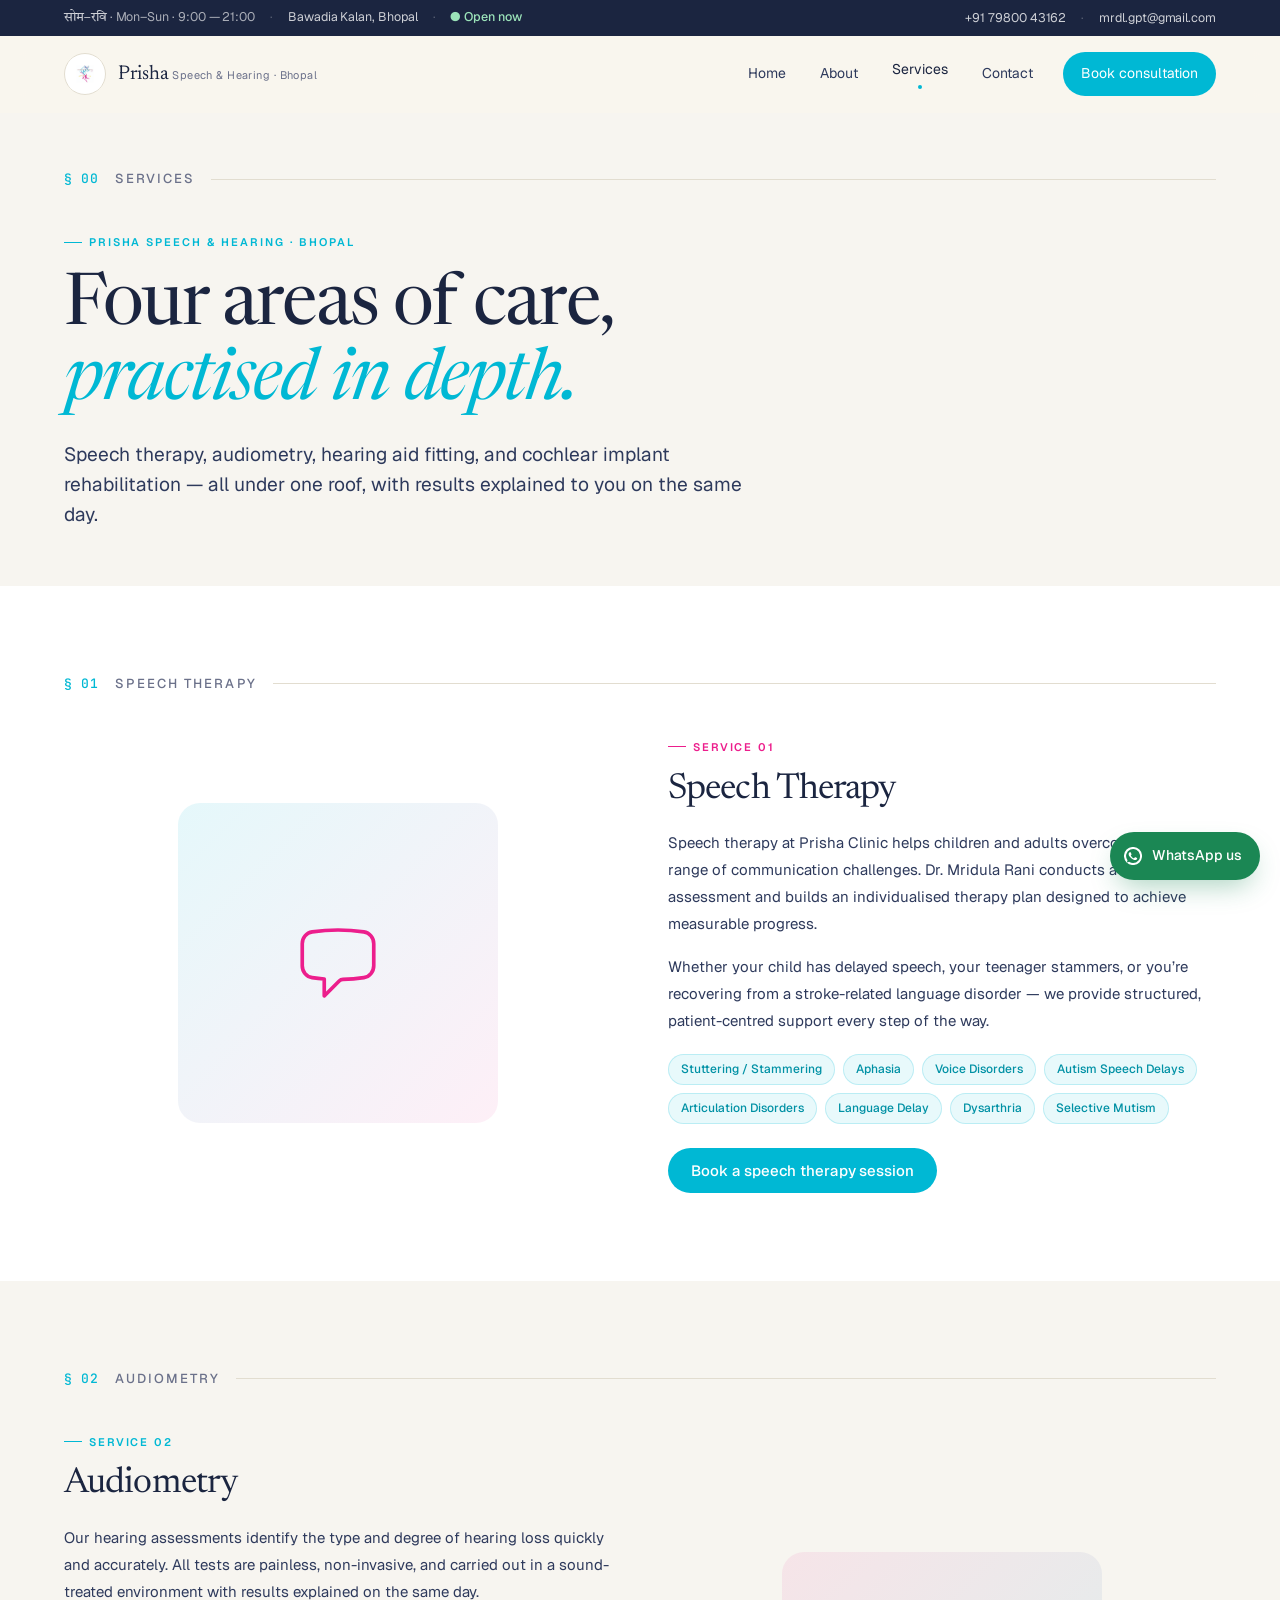
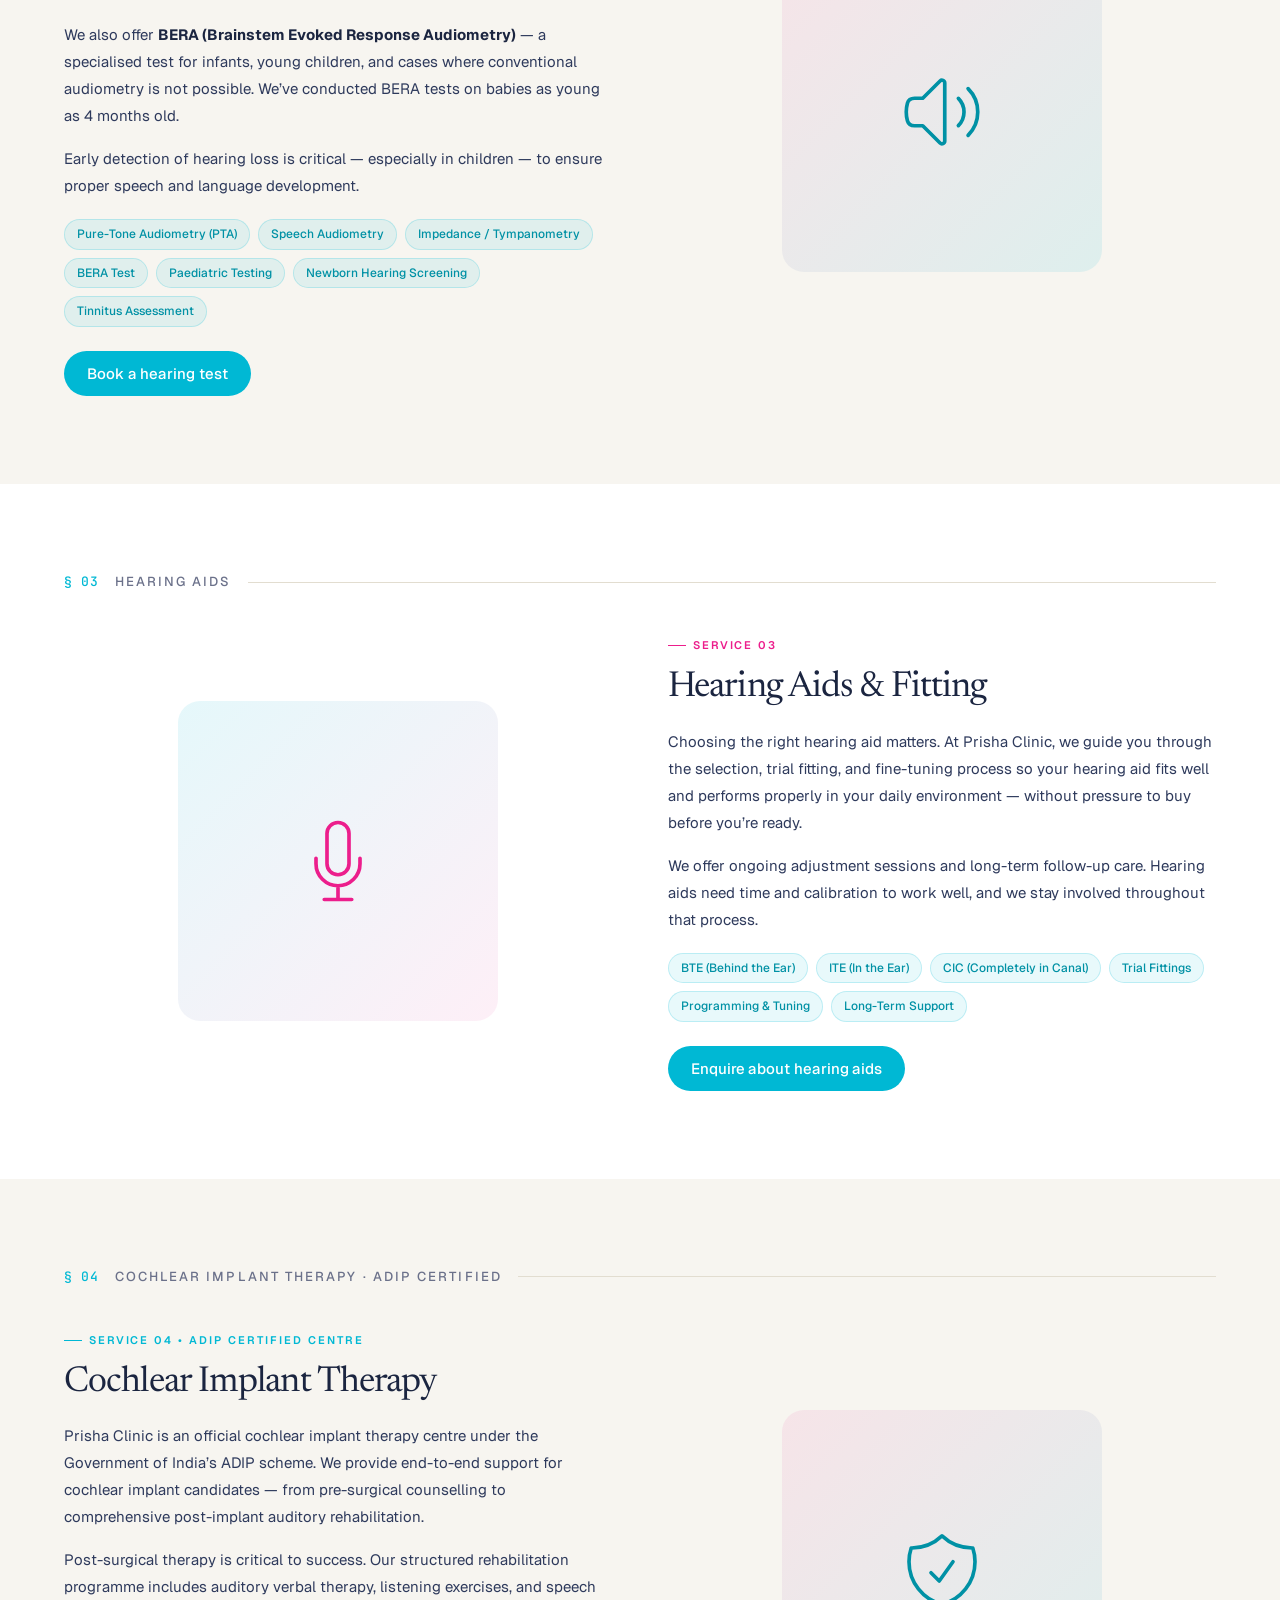
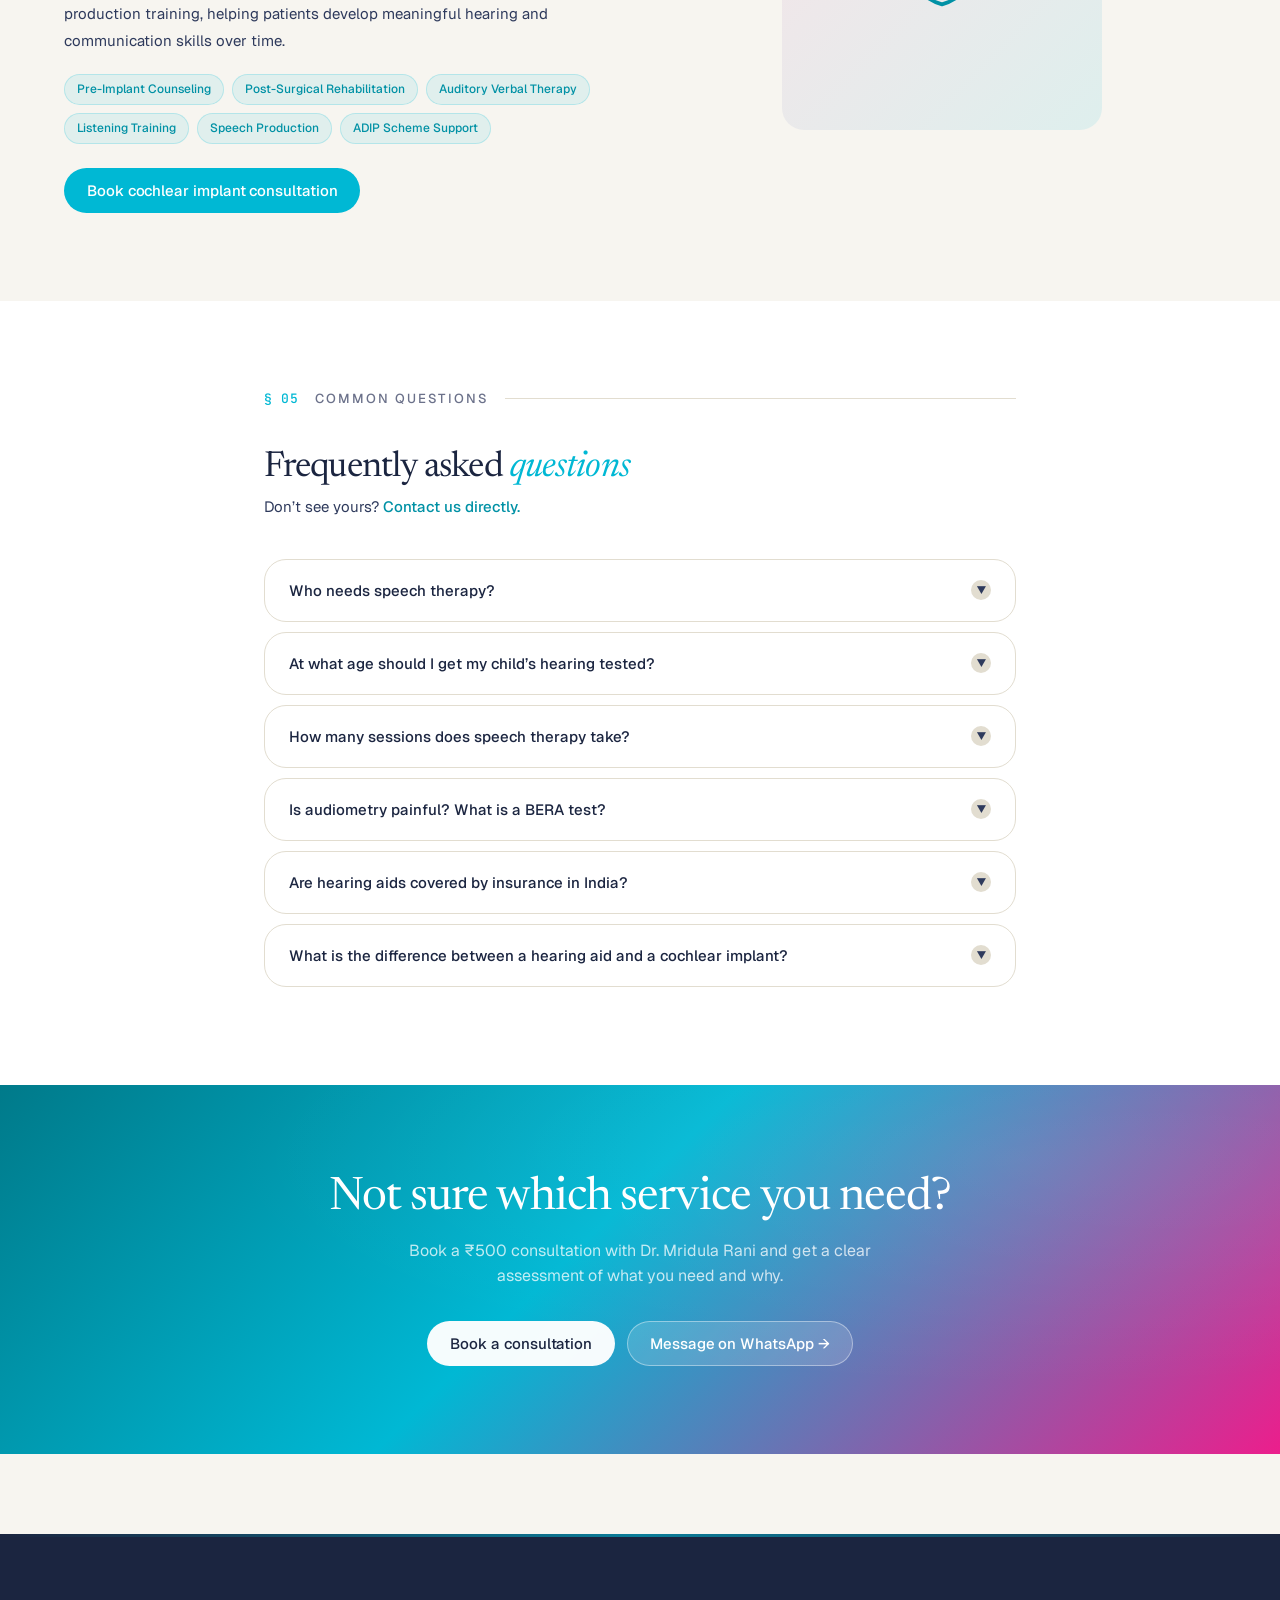
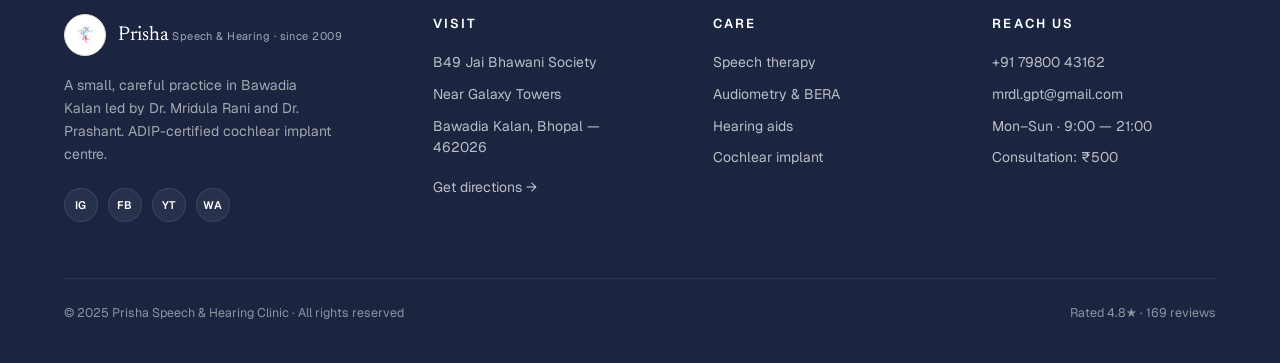
<file: services.html>
<!DOCTYPE html>
<html lang="en">
<head>
  <meta charset="UTF-8">
  <meta name="viewport" content="width=device-width, initial-scale=1.0">
  <meta name="description" content="Speech therapy, audiometry, hearing aids & cochlear implant therapy in Bhopal by Dr. Mridula Rani & Dr. Prashant. ADIP certified center. BERA test for infants. Book ₹500 consultation.">
  <meta name="keywords" content="speech therapy Bhopal, audiometry test Bhopal, hearing aids Bhopal, cochlear implant therapy, stuttering treatment, BERA test Bhopal, speech therapist near me">
  <meta name="author" content="Prisha Speech Therapy and Hearing Clinic">
  <meta property="og:title" content="Speech Therapy &amp; Audiometry Services in Bhopal | Prisha Clinic">
  <meta property="og:description" content="Speech therapy, audiometry, hearing aids &amp; cochlear implant therapy in Bhopal. ADIP certified. BERA tests for infants. Expert care by Dr. Mridula Rani &amp; Dr. Prashant.">
  <meta property="og:type" content="website">
  <meta property="og:locale" content="en_IN">
  <meta property="og:url" content="https://prishaclinic.in/services.html">
  <meta property="og:image" content="https://prishaclinic.in/assets/images/logo.jpg">
  <meta property="og:site_name" content="Prisha Speech Therapy &amp; Hearing Clinic">
  <meta name="twitter:card" content="summary_large_image">
  <meta name="twitter:title" content="Speech Therapy &amp; Audiometry Services in Bhopal | Prisha Clinic">
  <meta name="twitter:description" content="Speech therapy, audiometry, hearing aids &amp; cochlear implant therapy in Bhopal. ADIP certified. BERA test for infants.">
  <meta name="twitter:image" content="https://prishaclinic.in/assets/images/logo.jpg">
  <meta name="geo.region" content="IN-MP">
  <meta name="geo.placename" content="Bhopal, Madhya Pradesh">
  <link rel="canonical" href="https://prishaclinic.in/services.html">
  <title>Speech Therapy & Audiometry Services in Bhopal | Prisha Clinic</title>
  <script type="application/ld+json">
  {
    "@context": "https://schema.org",
    "@graph": [
      {
        "@type": "FAQPage",
        "@id": "https://prishaclinic.in/services.html#faq",
        "mainEntity": [
          {
            "@type": "Question",
            "name": "Who needs speech therapy?",
            "acceptedAnswer": { "@type": "Answer", "text": "Speech therapy is recommended for children with delayed speech or language milestones, children who stammer or stutter, individuals with articulation disorders, adults who have experienced stroke or brain injury affecting communication, and people with voice disorders." }
          },
          {
            "@type": "Question",
            "name": "At what age should I get my child's hearing tested?",
            "acceptedAnswer": { "@type": "Answer", "text": "Newborn hearing screening is recommended at birth. For all children, a hearing evaluation is recommended if parents notice that the child is not responding to sounds, is slow to develop speech, or frequently asks for things to be repeated. Early detection leads to significantly better outcomes for speech and language development." }
          },
          {
            "@type": "Question",
            "name": "How many sessions does speech therapy take?",
            "acceptedAnswer": { "@type": "Answer", "text": "The number of sessions varies depending on the type and severity of the disorder, the patient's age, and how consistently home practice is done. Some patients see improvement in 8-12 sessions; others with more complex needs may require several months of ongoing therapy." }
          },
          {
            "@type": "Question",
            "name": "Is audiometry painful? What is a BERA test?",
            "acceptedAnswer": { "@type": "Answer", "text": "No, audiometry is completely painless and non-invasive. A BERA (Brainstem Evoked Response Audiometry) test is a specialized, painless hearing test used for infants, very young children, and patients who cannot respond to conventional testing. It measures the brain's response to sound via small electrodes placed on the scalp and can even be performed on a sleeping baby." }
          },
          {
            "@type": "Question",
            "name": "What is the difference between a hearing aid and a cochlear implant?",
            "acceptedAnswer": { "@type": "Answer", "text": "A hearing aid amplifies sounds so that a damaged ear can detect them more easily. A cochlear implant is a surgically implanted device that directly stimulates the auditory nerve, bypassing damaged parts of the inner ear. Cochlear implants are typically recommended for individuals with severe-to-profound sensorineural hearing loss who do not benefit sufficiently from hearing aids." }
          }
        ]
      },
      {
        "@type": "BreadcrumbList",
        "itemListElement": [
          {"@type": "ListItem", "position": 1, "name": "Home", "item": "https://prishaclinic.in/"},
          {"@type": "ListItem", "position": 2, "name": "Services", "item": "https://prishaclinic.in/services.html"}
        ]
      }
    ]
  }
  </script>

  <!-- Fonts — same as homepage -->
  <link rel="preconnect" href="https://fonts.googleapis.com">
  <link rel="preconnect" href="https://fonts.gstatic.com" crossorigin>
  <link rel="stylesheet" href="https://fonts.googleapis.com/css2?family=Newsreader:ital,wght@0,400;0,500;0,600;1,400&display=swap">
  <link rel="stylesheet" href="https://fonts.googleapis.com/css2?family=Geist:wght@300;400;500;600&display=swap">
  <link rel="stylesheet" href="https://fonts.googleapis.com/css2?family=Tiro+Devanagari+Hindi&display=swap">
  <link rel="stylesheet" href="https://fonts.googleapis.com/css2?family=JetBrains+Mono:wght@400;500&display=swap">
  <link rel="stylesheet" href="assets/styles.css">

  <style>
    .skip-link { position:absolute; top:-100%; left:1rem; background:var(--marigold); color:#fff; padding:.5rem 1.25rem; border-radius:var(--radius); z-index:9999; font-weight:600; transition:top .2s; }
    .skip-link:focus { top:1rem; }

    .two-col { display:grid; grid-template-columns:1fr 1fr; gap:56px; align-items:center; }
    @media (max-width:880px) {
      .two-col { grid-template-columns:1fr; gap:40px; }
      .two-col.flip > *:first-child { order:2; }
      .two-col.flip > *:last-child  { order:1; }
    }

    .three-col { display:grid; grid-template-columns:1fr 1fr 1fr; gap:24px; }
    @media (max-width:880px) { .three-col { grid-template-columns:1fr 1fr; } }
    @media (max-width:560px) { .three-col { grid-template-columns:1fr; } }

    .svc-icon { aspect-ratio:1/1; max-width:320px; margin:0 auto; width:100%; border-radius:var(--radius-lg); display:flex; align-items:center; justify-content:center; }
    .svc-icon svg { width:88px; height:88px; }

    .tag { display:inline-flex; align-items:center; padding:5px 12px; border-radius:999px; font-size:12px; font-weight:500; background:rgba(0,184,212,.09); color:var(--marigold-2); border:1px solid rgba(0,184,212,.2); }
    .tags { display:flex; flex-wrap:wrap; gap:8px; margin-bottom:24px; }

    .faq-item { border:1px solid var(--line); border-radius:var(--radius-lg); overflow:hidden; margin-bottom:10px; background:var(--paper); }
    .faq-q { width:100%; background:none; border:none; text-align:left; cursor:pointer; padding:20px 24px; display:flex; justify-content:space-between; align-items:center; gap:16px; font-family:var(--font-sans); font-size:15px; font-weight:500; color:var(--ink); line-height:1.4; }
    .faq-q:hover { background:rgba(0,0,0,.02); }
    .faq-arrow { flex-shrink:0; width:20px; height:20px; border-radius:50%; background:var(--line); display:flex; align-items:center; justify-content:center; transition:transform .25s, background .2s; font-size:11px; color:var(--ink-2); }
    .faq-item.open .faq-arrow { transform:rotate(180deg); background:var(--marigold); color:#fff; }
    .faq-a { max-height:0; overflow:hidden; transition:max-height .35s ease; }
    .faq-a-inner { padding:0 24px 20px; font-size:14px; color:var(--ink-2); line-height:1.8; }
    .faq-a-inner p + p { margin-top:.75rem; }

    .cta-strip { background:linear-gradient(135deg,#007A8A 0%,#00B8D4 45%,#EC1E8C 100%); color:#fff; padding:88px 0; position:relative; overflow:hidden; }
    .cta-strip::before { content:""; position:absolute; inset:0; background:radial-gradient(ellipse at 80% 20%,rgba(255,255,255,.08),transparent 55%); pointer-events:none; }
    .cta-strip .container { position:relative; z-index:1; text-align:center; }
    .cta-strip h2 { font-family:var(--font-display); font-weight:400; font-size:clamp(28px,3.6vw,48px); line-height:1.1; letter-spacing:-.02em; color:#fff; margin-bottom:16px; text-wrap:balance; }
    .cta-strip p { color:rgba(255,255,255,.75); font-size:16px; max-width:50ch; margin:0 auto 32px; }
    .btn-ghost-light { background:rgba(255,255,255,.15); color:#fff; border:1px solid rgba(255,255,255,.4) !important; }
    .btn-ghost-light:hover { background:#fff; color:var(--ink); border-color:#fff !important; }
  </style>
</head>
<body>
<a href="#main-content" class="skip-link">Skip to main content</a>

<div id="header-slot"></div>
<main id="main-content">

<!-- PAGE HEADER -->
<section class="section-sm">
  <div class="container">
    <div class="section-rule">
      <span class="num">§ 00</span>
      <span class="label">Services</span>
      <span class="line"></span>
    </div>
    <span class="eyebrow reveal">Prisha Speech &amp; Hearing · Bhopal</span>
    <h1 class="display reveal d1" style="margin:16px 0 20px; max-width:22ch;">Four areas of care, <em>practised in depth.</em></h1>
    <p class="lead reveal d2" style="max-width:54ch;">Speech therapy, audiometry, hearing aid fitting, and cochlear implant rehabilitation &mdash; all under one roof, with results explained to you on the same day.</p>
  </div>
</section>

<!-- SERVICE 1: SPEECH THERAPY -->
<section id="speech" class="section" style="background:var(--paper);">
  <div class="container">
    <div class="section-rule">
      <span class="num">§ 01</span>
      <span class="label">Speech therapy</span>
      <span class="line"></span>
    </div>
    <div class="two-col">
      <div class="reveal">
        <div class="svc-icon" style="background:linear-gradient(135deg,rgba(0,184,212,.10),rgba(236,30,140,.07));">
          <svg viewBox="0 0 24 24" fill="none" stroke="var(--teal)" stroke-width="1" stroke-linecap="round" stroke-linejoin="round">
            <path d="M2.25 12.76c0 1.6 1.123 2.994 2.707 3.227 1.087.16 2.185.283 3.293.369V21l4.076-4.076a1.526 1.526 0 011.037-.443 48.282 48.282 0 005.68-.494c1.584-.233 2.707-1.626 2.707-3.228V6.741c0-1.602-1.123-2.995-2.707-3.228A48.394 48.394 0 0012 3c-2.392 0-4.744.175-7.043.513C3.373 3.746 2.25 5.14 2.25 6.741v6.018z"/>
          </svg>
        </div>
      </div>
      <div class="reveal d1">
        <span class="eyebrow teal">Service 01</span>
        <h2 class="display" style="font-size:clamp(26px,2.8vw,38px); margin:12px 0 20px;">Speech Therapy</h2>
        <div class="stack-16" style="color:var(--ink-2); font-size:15px; line-height:1.8; margin-bottom:20px;">
          <p>Speech therapy at Prisha Clinic helps children and adults overcome a wide range of communication challenges. Dr. Mridula Rani conducts a detailed assessment and builds an individualised therapy plan designed to achieve measurable progress.</p>
          <p>Whether your child has delayed speech, your teenager stammers, or you&rsquo;re recovering from a stroke-related language disorder &mdash; we provide structured, patient-centred support every step of the way.</p>
        </div>
        <div class="tags">
          <span class="tag">Stuttering / Stammering</span>
          <span class="tag">Aphasia</span>
          <span class="tag">Voice Disorders</span>
          <span class="tag">Autism Speech Delays</span>
          <span class="tag">Articulation Disorders</span>
          <span class="tag">Language Delay</span>
          <span class="tag">Dysarthria</span>
          <span class="tag">Selective Mutism</span>
        </div>
        <a href="contact.html" class="btn btn-primary">Book a speech therapy session</a>
      </div>
    </div>
  </div>
</section>

<!-- SERVICE 2: AUDIOMETRY -->
<section id="audiometry" class="section">
  <div class="container">
    <div class="section-rule">
      <span class="num">§ 02</span>
      <span class="label">Audiometry</span>
      <span class="line"></span>
    </div>
    <div class="two-col flip">
      <div class="reveal d1">
        <span class="eyebrow">Service 02</span>
        <h2 class="display" style="font-size:clamp(26px,2.8vw,38px); margin:12px 0 20px;">Audiometry</h2>
        <div class="stack-16" style="color:var(--ink-2); font-size:15px; line-height:1.8; margin-bottom:20px;">
          <p>Our hearing assessments identify the type and degree of hearing loss quickly and accurately. All tests are painless, non-invasive, and carried out in a sound-treated environment with results explained on the same day.</p>
          <p>We also offer <strong style="color:var(--ink);">BERA (Brainstem Evoked Response Audiometry)</strong> &mdash; a specialised test for infants, young children, and cases where conventional audiometry is not possible. We&rsquo;ve conducted BERA tests on babies as young as 4 months old.</p>
          <p>Early detection of hearing loss is critical &mdash; especially in children &mdash; to ensure proper speech and language development.</p>
        </div>
        <div class="tags">
          <span class="tag">Pure-Tone Audiometry (PTA)</span>
          <span class="tag">Speech Audiometry</span>
          <span class="tag">Impedance / Tympanometry</span>
          <span class="tag">BERA Test</span>
          <span class="tag">Paediatric Testing</span>
          <span class="tag">Newborn Hearing Screening</span>
          <span class="tag">Tinnitus Assessment</span>
        </div>
        <a href="contact.html" class="btn btn-primary">Book a hearing test</a>
      </div>
      <div class="reveal">
        <div class="svc-icon" style="background:linear-gradient(135deg,rgba(236,30,140,.08),rgba(0,184,212,.10));">
          <svg viewBox="0 0 24 24" fill="none" stroke="var(--marigold-2)" stroke-width="1" stroke-linecap="round" stroke-linejoin="round">
            <path d="M19.114 5.636a9 9 0 010 12.728M16.463 8.288a5.25 5.25 0 010 7.424M6.75 8.25l4.72-4.72a.75.75 0 011.28.53v15.88a.75.75 0 01-1.28.53l-4.72-4.72H4.51c-.88 0-1.704-.507-1.938-1.354A9.01 9.01 0 012.25 12c0-.83.112-1.633.322-2.396C2.806 8.756 3.63 8.25 4.51 8.25H6.75z"/>
          </svg>
        </div>
      </div>
    </div>
  </div>
</section>

<!-- SERVICE 3: HEARING AIDS -->
<section id="hearing-aids" class="section" style="background:var(--paper);">
  <div class="container">
    <div class="section-rule">
      <span class="num">§ 03</span>
      <span class="label">Hearing aids</span>
      <span class="line"></span>
    </div>
    <div class="two-col">
      <div class="reveal">
        <div class="svc-icon" style="background:linear-gradient(135deg,rgba(0,184,212,.10),rgba(236,30,140,.07));">
          <svg viewBox="0 0 24 24" fill="none" stroke="var(--teal)" stroke-width="1" stroke-linecap="round" stroke-linejoin="round">
            <path d="M12 18.75a6 6 0 006-6v-1.5m-6 7.5a6 6 0 01-6-6v-1.5m6 7.5v3.75m-3.75 0h7.5M12 15.75a3 3 0 01-3-3V4.5a3 3 0 116 0v8.25a3 3 0 01-3 3z"/>
          </svg>
        </div>
      </div>
      <div class="reveal d1">
        <span class="eyebrow teal">Service 03</span>
        <h2 class="display" style="font-size:clamp(26px,2.8vw,38px); margin:12px 0 20px;">Hearing Aids &amp; Fitting</h2>
        <div class="stack-16" style="color:var(--ink-2); font-size:15px; line-height:1.8; margin-bottom:20px;">
          <p>Choosing the right hearing aid matters. At Prisha Clinic, we guide you through the selection, trial fitting, and fine-tuning process so your hearing aid fits well and performs properly in your daily environment &mdash; without pressure to buy before you&rsquo;re ready.</p>
          <p>We offer ongoing adjustment sessions and long-term follow-up care. Hearing aids need time and calibration to work well, and we stay involved throughout that process.</p>
        </div>
        <div class="tags">
          <span class="tag">BTE (Behind the Ear)</span>
          <span class="tag">ITE (In the Ear)</span>
          <span class="tag">CIC (Completely in Canal)</span>
          <span class="tag">Trial Fittings</span>
          <span class="tag">Programming &amp; Tuning</span>
          <span class="tag">Long-Term Support</span>
        </div>
        <a href="contact.html" class="btn btn-primary">Enquire about hearing aids</a>
      </div>
    </div>
  </div>
</section>

<!-- SERVICE 4: COCHLEAR IMPLANT -->
<section id="cochlear" class="section">
  <div class="container">
    <div class="section-rule">
      <span class="num">§ 04</span>
      <span class="label">Cochlear implant therapy · ADIP certified</span>
      <span class="line"></span>
    </div>
    <div class="two-col flip">
      <div class="reveal d1">
        <span class="eyebrow">Service 04 &bull; ADIP Certified Centre</span>
        <h2 class="display" style="font-size:clamp(26px,2.8vw,38px); margin:12px 0 20px;">Cochlear Implant Therapy</h2>
        <div class="stack-16" style="color:var(--ink-2); font-size:15px; line-height:1.8; margin-bottom:20px;">
          <p>Prisha Clinic is an official cochlear implant therapy centre under the Government of India&rsquo;s ADIP scheme. We provide end-to-end support for cochlear implant candidates &mdash; from pre-surgical counselling to comprehensive post-implant auditory rehabilitation.</p>
          <p>Post-surgical therapy is critical to success. Our structured rehabilitation programme includes auditory verbal therapy, listening exercises, and speech production training, helping patients develop meaningful hearing and communication skills over time.</p>
        </div>
        <div class="tags">
          <span class="tag">Pre-Implant Counseling</span>
          <span class="tag">Post-Surgical Rehabilitation</span>
          <span class="tag">Auditory Verbal Therapy</span>
          <span class="tag">Listening Training</span>
          <span class="tag">Speech Production</span>
          <span class="tag">ADIP Scheme Support</span>
        </div>
        <a href="contact.html" class="btn btn-primary">Book cochlear implant consultation</a>
      </div>
      <div class="reveal">
        <div class="svc-icon" style="background:linear-gradient(135deg,rgba(236,30,140,.08),rgba(0,184,212,.10));">
          <svg viewBox="0 0 24 24" fill="none" stroke="var(--marigold-2)" stroke-width="1" stroke-linecap="round" stroke-linejoin="round">
            <path d="M9 12.75L11.25 15 15 9.75m-3-7.036A11.959 11.959 0 013.598 6 11.99 11.99 0 003 9.749c0 5.592 3.824 10.29 9 11.623 5.176-1.332 9-6.03 9-11.622 0-1.31-.21-2.571-.598-3.751h-.152c-3.196 0-6.1-1.248-8.25-3.285z"/>
          </svg>
        </div>
      </div>
    </div>
  </div>
</section>

<!-- FAQ -->
<section class="section" style="background:var(--paper);">
  <div class="container-narrow">
    <div class="section-rule">
      <span class="num">§ 05</span>
      <span class="label">Common questions</span>
      <span class="line"></span>
    </div>
    <h2 class="display reveal" style="font-size:clamp(26px,2.8vw,38px); margin-bottom:8px; max-width:24ch;">Frequently asked <em>questions</em></h2>
    <p class="reveal d1" style="color:var(--ink-2); font-size:15px; margin-bottom:40px;">Don&rsquo;t see yours? <a href="contact.html" style="color:var(--marigold-2); font-weight:500;">Contact us directly.</a></p>

    <div id="faq-list">
      <div class="faq-item reveal">
        <button class="faq-q" aria-expanded="false">
          Who needs speech therapy?
          <span class="faq-arrow">&#9660;</span>
        </button>
        <div class="faq-a" role="region">
          <div class="faq-a-inner">
            <p>Speech therapy is recommended for children with delayed speech or language milestones, children who stammer or stutter, individuals with articulation disorders, adults who have experienced stroke or brain injury affecting communication, and people with voice disorders. If you or your child is having difficulty communicating clearly, a consultation can help determine if therapy is needed.</p>
          </div>
        </div>
      </div>

      <div class="faq-item reveal d1">
        <button class="faq-q" aria-expanded="false">
          At what age should I get my child&rsquo;s hearing tested?
          <span class="faq-arrow">&#9660;</span>
        </button>
        <div class="faq-a" role="region">
          <div class="faq-a-inner">
            <p>Newborn hearing screening is recommended at birth. For all children, a hearing evaluation is recommended if parents notice that the child is not responding to sounds, is slow to develop speech, or frequently asks for things to be repeated. Early detection leads to significantly better outcomes for speech and language development.</p>
          </div>
        </div>
      </div>

      <div class="faq-item reveal d1">
        <button class="faq-q" aria-expanded="false">
          How many sessions does speech therapy take?
          <span class="faq-arrow">&#9660;</span>
        </button>
        <div class="faq-a" role="region">
          <div class="faq-a-inner">
            <p>The number of sessions varies significantly depending on the type and severity of the disorder, the patient&rsquo;s age, and how consistently home practice is done between sessions. Some patients see improvement in 8&ndash;12 sessions; others with more complex needs may require several months of ongoing therapy. Dr. Mridula Rani will provide a realistic estimate during your initial assessment.</p>
          </div>
        </div>
      </div>

      <div class="faq-item reveal d2">
        <button class="faq-q" aria-expanded="false">
          Is audiometry painful? What is a BERA test?
          <span class="faq-arrow">&#9660;</span>
        </button>
        <div class="faq-a" role="region">
          <div class="faq-a-inner">
            <p>No, audiometry is completely painless and non-invasive. The tests involve listening to tones through headphones and responding when you hear them. The entire evaluation takes 30&ndash;45 minutes.</p>
            <p>A <strong>BERA (Brainstem Evoked Response Audiometry)</strong> test is a specialised, painless hearing test used for infants, very young children, and patients who cannot respond to conventional testing. It measures the brain&rsquo;s response to sound via small electrodes placed on the scalp. At Prisha Clinic, we have conducted BERA tests on babies as young as 4 months old.</p>
          </div>
        </div>
      </div>

      <div class="faq-item reveal d2">
        <button class="faq-q" aria-expanded="false">
          Are hearing aids covered by insurance in India?
          <span class="faq-arrow">&#9660;</span>
        </button>
        <div class="faq-a" role="region">
          <div class="faq-a-inner">
            <p>Coverage depends on your specific insurance policy. Some government health schemes and private insurance plans do provide partial or full coverage for hearing aids. For persons with disabilities, the Government of India&rsquo;s ADIP scheme provides financial assistance for assistive devices including hearing aids and cochlear implants. Our team can help guide you through the available options during your consultation.</p>
          </div>
        </div>
      </div>

      <div class="faq-item reveal d3">
        <button class="faq-q" aria-expanded="false">
          What is the difference between a hearing aid and a cochlear implant?
          <span class="faq-arrow">&#9660;</span>
        </button>
        <div class="faq-a" role="region">
          <div class="faq-a-inner">
            <p>A hearing aid amplifies sounds so that a damaged ear can detect them more easily &mdash; it is a non-surgical device worn in or behind the ear. A cochlear implant is a surgically implanted device that directly stimulates the auditory nerve, bypassing damaged parts of the inner ear. Cochlear implants are typically recommended for individuals with severe-to-profound sensorineural hearing loss who do not benefit sufficiently from hearing aids. After implantation, a structured therapy programme at a certified centre like Prisha Clinic is essential.</p>
          </div>
        </div>
      </div>
    </div>
  </div>
</section>

<!-- CTA STRIP -->
<section class="cta-strip">
  <div class="container">
    <h2>Not sure which service you need?</h2>
    <p>Book a &#8377;500 consultation with Dr. Mridula Rani and get a clear assessment of what you need and why.</p>
    <div class="row" style="justify-content:center;">
      <a href="contact.html" class="btn btn-light">Book a consultation</a>
      <a href="https://wa.me/917980043162" target="_blank" rel="noopener" class="btn btn-ghost-light">Message on WhatsApp &rarr;</a>
    </div>
  </div>
</section>

</main>
<div id="footer-slot"></div>
<script src="assets/app.js"></script>
<script>
  document.querySelectorAll('.faq-q').forEach(function(btn) {
    btn.addEventListener('click', function() {
      var item = this.closest('.faq-item');
      var answer = item.querySelector('.faq-a');
      var isOpen = item.classList.contains('open');
      document.querySelectorAll('.faq-item.open').forEach(function(o) {
        o.classList.remove('open');
        o.querySelector('.faq-q').setAttribute('aria-expanded', 'false');
        o.querySelector('.faq-a').style.maxHeight = '0';
      });
      if (!isOpen) {
        item.classList.add('open');
        this.setAttribute('aria-expanded', 'true');
        answer.style.maxHeight = answer.scrollHeight + 'px';
      }
    });
  });
</script>
</body>
</html>
</file>
<file: assets/styles.css>
/* =========================================================
   PRISHA CLINIC — Design Tokens & Base
   Modern-clinical, warm, premium private practice
   ========================================================= */

:root {
  /* Palette — drawn from the Prisha logo: cyan + magenta + gold, on a soft paper base */
  --ivory:        #F7F5F0;     /* page background — warm off-white */
  --paper:        #FFFFFF;     /* card surfaces */
  --paper-2:      #EEEAE0;     /* subtle warm panel */
  --ink:          #1B2540;     /* primary text — deep indigo-navy */
  --ink-2:        #2E3A5C;     /* secondary text */
  --mute:         #6B718A;     /* tertiary / captions */
  --line:         #E2DDD0;     /* hairline border on warm paper */
  --line-strong:  #C7BFA9;
  /* "marigold" carries the logo's cyan */
  --marigold:     #00B8D4;  /* logo cyan — vivid */
  --marigold-2:   #0091A5;
  --marigold-soft:#CCF1F8;
  /* "teal" carries the logo's magenta */
  --teal:         #EC1E8C;  /* logo magenta — vivid */
  --teal-soft:    #FDDCEE;
  /* Gold accent */
  --gold:         #F5A623;  /* logo gold — vivid */
  --gold-soft:    #FEF0D0;
  --whats:        #1B8754;
  --shadow-sm:    0 1px 2px rgba(22,50,58,0.04), 0 1px 1px rgba(22,50,58,0.03);
  --shadow-md:    0 8px 24px -8px rgba(22,50,58,0.12), 0 2px 6px rgba(22,50,58,0.04);
  --shadow-lg:    0 24px 60px -20px rgba(22,50,58,0.22), 0 6px 16px -8px rgba(22,50,58,0.08);
  --radius-sm:    8px;
  --radius:       14px;
  --radius-lg:    22px;
  --radius-xl:    32px;

  /* Type */
  --font-display: "Newsreader", "Newsreader Fallback", Georgia, serif;
  --font-sans:    "Geist", "Geist Fallback", system-ui, -apple-system, sans-serif;
  --font-hindi:   "Tiro Devanagari Hindi", "Noto Serif Devanagari", serif;
  --font-mono:    "JetBrains Mono", ui-monospace, SFMono-Regular, monospace;
}

/* ========== reset ========== */
*, *::before, *::after { box-sizing: border-box; margin: 0; padding: 0; }
html { scroll-behavior: smooth; -webkit-text-size-adjust: 100%; }
body {
  background: var(--ivory);
  color: var(--ink);
  font-family: var(--font-sans);
  font-size: 16px;
  line-height: 1.55;
  -webkit-font-smoothing: antialiased;
  text-rendering: optimizeLegibility;
  font-feature-settings: "ss01", "cv11";
}
img, svg { display: block; max-width: 100%; }
a { color: inherit; text-decoration: none; }
button { font: inherit; cursor: pointer; background: none; border: 0; color: inherit; }
ul { list-style: none; }
:focus-visible { outline: 2px solid var(--marigold); outline-offset: 3px; border-radius: 4px; }
::selection { background: var(--marigold-soft); color: var(--ink); }

/* ========== typography ========== */
.serif { font-family: var(--font-display); font-weight: 400; letter-spacing: -0.01em; }
.hindi { font-family: var(--font-hindi); }
.mono  { font-family: var(--font-mono); letter-spacing: 0; }
.eyebrow {
  font-family: var(--font-sans);
  font-size: 11px;
  font-weight: 600;
  letter-spacing: 0.18em;
  text-transform: uppercase;
  color: var(--marigold);
}
.eyebrow.teal { color: var(--teal); }
.eyebrow.ink { color: var(--ink-2); }
.eyebrow::before {
  content: "";
  display: inline-block;
  width: 18px;
  height: 1px;
  background: currentColor;
  vertical-align: middle;
  margin-right: 0.6em;
  margin-bottom: 2px;
}

h1.display, h2.display, h3.display {
  font-family: var(--font-display);
  font-weight: 400;
  letter-spacing: -0.025em;
  line-height: 1.05;
  color: var(--ink);
  text-wrap: balance;
}
h1.display { font-size: clamp(40px, 5.6vw, 76px); }
h2.display { font-size: clamp(32px, 4vw, 52px); line-height: 1.08; }
h3.display { font-size: clamp(22px, 2.2vw, 30px); line-height: 1.15; }

.display em { font-style: italic; color: var(--marigold); font-feature-settings: "ss01"; }

p { color: var(--ink-2); }
.lead { font-size: clamp(17px, 1.5vw, 20px); line-height: 1.55; color: var(--ink-2); max-width: 60ch; }
.muted { color: var(--mute); }
.tnum { font-variant-numeric: tabular-nums; }

/* ========== layout ========== */
.container { width: 100%; max-width: 1200px; margin: 0 auto; padding: 0 24px; }
.container-narrow { width: 100%; max-width: 800px; margin: 0 auto; padding: 0 24px; }
.section { padding: 88px 0; }
.section-sm { padding: 56px 0; }
@media (max-width: 720px) {
  .section { padding: 56px 0; }
  .section-sm { padding: 40px 0; }
  .container, .container-narrow { padding: 0 20px; }
}

/* ========== buttons ========== */
.btn {
  display: inline-flex;
  align-items: center;
  gap: 0.55rem;
  padding: 14px 22px;
  border-radius: 999px;
  font-weight: 500;
  font-size: 15px;
  letter-spacing: -0.005em;
  transition: transform 0.18s ease, background 0.18s ease, border-color 0.18s ease, color 0.18s ease, box-shadow 0.18s ease;
  white-space: nowrap;
  border: 1px solid transparent;
  line-height: 1;
}
.btn:active { transform: translateY(1px); }
.btn-primary { background: var(--marigold); color: #fff; }
.btn-primary:hover { background: var(--marigold-2); }
.btn-marigold { background: var(--marigold); color: #fff; }
.btn-marigold:hover { background: var(--marigold-2); }
.btn-ghost { background: transparent; color: var(--ink); border-color: var(--line-strong); }
.btn-ghost:hover { border-color: var(--ink); background: var(--ink); color: #fff; }
.btn-light { background: rgba(255,255,255,0.96); color: var(--ink); }
.btn-light:hover { background: #fff; }
.btn-whats { background: var(--whats); color: #fff; }
.btn-whats:hover { background: #156a42; }
.btn .arrow { width: 14px; height: 14px; transition: transform 0.2s ease; }
.btn:hover .arrow { transform: translateX(3px); }

/* ========== chips ========== */
.chip {
  display: inline-flex;
  align-items: center;
  gap: 6px;
  padding: 6px 12px;
  border-radius: 999px;
  font-size: 12.5px;
  background: var(--paper);
  border: 1px solid var(--line);
  color: var(--ink-2);
  letter-spacing: -0.005em;
}
.chip-dot { width: 6px; height: 6px; border-radius: 50%; background: var(--marigold); }
.chip-dot.teal { background: var(--teal); }
.chip-dot.live { background: #2ECC71; box-shadow: 0 0 0 4px rgba(46,204,113,0.15); }

/* ========== cards ========== */
.card {
  background: var(--paper);
  border: 1px solid var(--line);
  border-radius: var(--radius-lg);
  padding: 28px;
  transition: border-color 0.2s ease, transform 0.2s ease, box-shadow 0.2s ease;
}
.card:hover { border-color: var(--line-strong); }

/* ========== hairlines & section dividers ========== */
.hairline { height: 1px; width: 100%; background: var(--line); }
.section-rule {
  display: flex; align-items: baseline; gap: 16px;
  margin-bottom: 40px;
}
.section-rule .num {
  font-family: var(--font-mono);
  font-size: 13px;
  color: var(--marigold);
  letter-spacing: 0.05em;
  font-weight: 500;
}
.section-rule .line { flex: 1; height: 1px; background: var(--line); align-self: center; }
.section-rule .label {
  font-size: 13px; letter-spacing: 0.16em; text-transform: uppercase;
  color: var(--mute); font-weight: 500;
}

/* ========== placeholder imagery ========== */
.ph {
  position: relative;
  background:
    repeating-linear-gradient(135deg,
      rgba(22,50,58,0.045) 0 1px,
      transparent 1px 14px),
    var(--paper-2);
  border: 1px solid var(--line);
  border-radius: var(--radius-lg);
  overflow: hidden;
  display: flex;
  align-items: center;
  justify-content: center;
  text-align: center;
  color: var(--ink-2);
}
.ph-label {
  font-family: var(--font-mono);
  font-size: 11.5px;
  letter-spacing: 0.06em;
  text-transform: uppercase;
  background: rgba(255,255,255,0.85);
  border: 1px solid var(--line);
  padding: 8px 12px;
  border-radius: 999px;
  color: var(--ink-2);
  backdrop-filter: blur(4px);
}
.ph-label::before { content: "↳ "; color: var(--marigold); }
.ph-corner {
  position: absolute;
  top: 14px; left: 14px;
  font-family: var(--font-mono);
  font-size: 10.5px;
  letter-spacing: 0.08em;
  color: var(--mute);
  text-transform: uppercase;
}
.ph-tint-teal { background:
  repeating-linear-gradient(135deg, rgba(38,107,110,0.08) 0 1px, transparent 1px 14px),
  #E7F0EE;
}
.ph-tint-marigold { background:
  repeating-linear-gradient(135deg, rgba(194,114,43,0.10) 0 1px, transparent 1px 14px),
  #F8EAD4;
}

/* ========== top bar / header ========== */
.topbar {
  background: var(--ink);
  color: rgba(255,255,255,0.78);
  font-size: 12.5px;
  letter-spacing: -0.005em;
}
.topbar .container {
  display: flex; justify-content: space-between; align-items: center;
  height: 36px;
  gap: 16px;
}
.topbar a:hover { color: var(--marigold-soft); }
.topbar .sep { color: rgba(255,255,255,0.25); margin: 0 12px; }
@media (max-width: 720px) {
  .topbar { display: none; }
}

.site-header {
  position: sticky; top: 0; z-index: 40;
  background: rgba(250, 246, 238, 0.85);
  backdrop-filter: saturate(140%) blur(12px);
  -webkit-backdrop-filter: saturate(140%) blur(12px);
  border-bottom: 1px solid transparent;
  transition: border-color 0.2s ease, background 0.2s ease;
}
.site-header.scrolled { border-bottom-color: var(--line); background: rgba(250, 246, 238, 0.95); }
.site-header .container {
  display: flex; align-items: center; justify-content: space-between;
  height: 76px;
}
.brand {
  display: flex; align-items: center; gap: 12px;
}
.brand-mark {
  width: 42px; height: 42px;
  border-radius: 50%;
  background: var(--paper);
  border: 1px solid var(--line);
  display: grid; place-items: center;
  overflow: hidden;
}
.brand-mark img { width: 32px; height: 32px; object-fit: contain; }
.brand-name {
  font-family: var(--font-display);
  font-size: 20px;
  letter-spacing: -0.015em;
  color: var(--ink);
  line-height: 1;
}
.brand-sub {
  font-size: 11px;
  color: var(--mute);
  letter-spacing: 0.04em;
  margin-top: 4px;
}

.nav { display: flex; align-items: center; gap: 6px; }
.nav-link {
  padding: 10px 14px;
  border-radius: 999px;
  font-size: 14px;
  color: var(--ink-2);
  transition: color 0.18s, background 0.18s;
}
.nav-link:hover { color: var(--ink); }
.nav-link.active { color: var(--ink); }
.nav-link.active::after {
  content: "";
  display: block;
  width: 4px; height: 4px;
  border-radius: 50%;
  background: var(--marigold);
  margin: 4px auto 0;
}
.nav-cta {
  margin-left: 10px;
  padding: 11px 18px;
  background: var(--marigold);
  color: #fff;
  border-radius: 999px;
  font-size: 14px;
  transition: background 0.18s;
}
.nav-cta:hover { background: var(--marigold-2); }

.burger {
  display: none;
  width: 48px; height: 48px;
  align-items: center; justify-content: center;
  border-radius: 999px;
  border: 1px solid var(--line);
  background: var(--paper);
}
.burger span {
  display: block; width: 16px; height: 1.5px; background: var(--ink);
  position: relative;
}
.burger span::before, .burger span::after {
  content: ""; position: absolute; left: 0; width: 16px; height: 1.5px; background: var(--ink);
}
.burger span::before { top: -5px; }
.burger span::after  { top:  5px; }
@media (max-width: 880px) {
  .nav { display: none; }
  .burger { display: inline-flex; }
  .site-header .container { height: 64px; }
  .brand-mark { width: 36px; height: 36px; }
  .brand-mark img { width: 28px; height: 28px; }
}

.mobile-menu {
  position: fixed;
  top: 64px; left: 0; right: 0; bottom: 0;
  z-index: 999;
  background: var(--ivory);
  padding: 24px;
  overflow-y: auto;
  -webkit-overflow-scrolling: touch;
  border-top: 1px solid var(--line);
  opacity: 0;
  visibility: hidden;
  transform: translateY(-8px);
  pointer-events: none;
  transition: opacity 0.2s ease, transform 0.2s ease, visibility 0s linear 0.2s;
}
@media (min-width: 721px) and (max-width: 880px) {
  .mobile-menu { top: 100px; }
}
.mobile-menu.open {
  opacity: 1;
  visibility: visible;
  transform: none;
  pointer-events: auto;
  transition: opacity 0.2s ease, transform 0.2s ease, visibility 0s linear 0s;
}
.mobile-menu a {
  display: block;
  padding: 16px 6px;
  font-family: var(--font-display);
  font-size: 28px;
  letter-spacing: -0.01em;
  color: var(--ink);
  border-bottom: 1px solid var(--line);
}
.mobile-menu a.cta { color: var(--marigold); }

/* ========== footer ========== */
.site-footer {
  background: var(--ink);
  color: rgba(255,255,255,0.7);
  padding: 80px 0 40px;
  margin-top: 80px;
  position: relative;
  overflow: hidden;
}
.site-footer h4 {
  color: #fff;
  font-family: var(--font-sans);
  font-size: 13px;
  letter-spacing: 0.16em;
  text-transform: uppercase;
  font-weight: 600;
  margin-bottom: 18px;
}
.site-footer a { color: rgba(255,255,255,0.7); transition: color 0.18s; }
.site-footer a:hover { color: var(--marigold-soft); }
.site-footer .footer-grid {
  display: grid;
  grid-template-columns: 1.4fr 1fr 1fr 1fr;
  gap: 56px;
}
@media (max-width: 880px) {
  .site-footer .footer-grid { grid-template-columns: 1fr 1fr; gap: 40px; }
}
@media (max-width: 520px) {
  .site-footer .footer-grid { grid-template-columns: 1fr; gap: 32px; }
}
.site-footer ul { display: grid; gap: 10px; font-size: 14px; }
.footer-bottom {
  margin-top: 56px; padding-top: 24px;
  border-top: 1px solid rgba(255,255,255,0.08);
  display: flex; justify-content: space-between; align-items: center;
  font-size: 12.5px; color: rgba(255,255,255,0.5);
  flex-wrap: wrap; gap: 12px;
}
.footer-marigold-line {
  position: absolute;
  top: 0; left: 0; right: 0; height: 3px;
  background: linear-gradient(90deg, transparent, var(--marigold) 50%, transparent);
  opacity: 0.6;
}

/* ========== whatsapp floater ========== */
.wa-float {
  position: fixed; right: 20px; bottom: 20px; z-index: 50;
  display: inline-flex; align-items: center; gap: 10px;
  background: var(--whats); color: #fff;
  padding: 13px 18px 13px 14px;
  border-radius: 999px;
  font-size: 14px; font-weight: 500;
  box-shadow: 0 12px 28px -8px rgba(27,135,84,0.4);
  transition: transform 0.2s ease;
}
.wa-float:hover { transform: translateY(-2px); }
.wa-float svg { width: 18px; height: 18px; fill: #fff; }
@media (max-width: 480px) {
  .wa-float span { display: none; }
  .wa-float { padding: 14px; }
}

/* ========== forms ========== */
.field { margin-bottom: 18px; }
.field label {
  display: block; font-size: 12.5px; font-weight: 500;
  letter-spacing: 0.04em; text-transform: uppercase;
  color: var(--ink-2); margin-bottom: 6px;
}
.field label .req { color: var(--marigold); }
.field input, .field select, .field textarea {
  width: 100%;
  background: var(--paper);
  border: 1px solid var(--line);
  border-radius: var(--radius-sm);
  padding: 14px 16px;
  font: inherit;
  font-size: 15px;
  color: var(--ink);
  transition: border-color 0.18s, box-shadow 0.18s, background 0.18s;
}
.field textarea { resize: vertical; min-height: 110px; }
.field input:focus, .field select:focus, .field textarea:focus {
  outline: none;
  border-color: var(--ink);
  box-shadow: 0 0 0 4px rgba(22,50,58,0.06);
}
.field.error input, .field.error select, .field.error textarea { border-color: #C0392B; }
.field .err-msg { display: none; color: #C0392B; font-size: 12.5px; margin-top: 6px; }
.field.error .err-msg { display: block; }

.form-success {
  display: none;
  background: var(--teal-soft); color: var(--teal);
  border: 1px solid #BFD8D2;
  padding: 14px 18px; border-radius: var(--radius);
  font-size: 14px; margin-bottom: 16px;
}

/* ========== reveal on scroll ========== */
.reveal { opacity: 0; transform: translateY(14px); transition: opacity 0.7s cubic-bezier(.2,.6,.2,1), transform 0.7s cubic-bezier(.2,.6,.2,1); }
.reveal.visible { opacity: 1; transform: none; }
.reveal.d1 { transition-delay: 60ms; }
.reveal.d2 { transition-delay: 120ms; }
.reveal.d3 { transition-delay: 180ms; }
.reveal.d4 { transition-delay: 240ms; }

@media (prefers-reduced-motion: reduce) {
  *, *::before, *::after {
    animation-duration: 0.01ms !important;
    transition-duration: 0.01ms !important;
  }
  .reveal { opacity: 1; transform: none; }
}

/* ========== quote ========== */
.pull-quote {
  font-family: var(--font-display);
  font-size: clamp(22px, 2.4vw, 32px);
  line-height: 1.25;
  color: var(--ink);
  letter-spacing: -0.015em;
  text-wrap: balance;
}
.pull-quote .mark {
  font-family: var(--font-display);
  font-size: 2.2em;
  line-height: 0;
  color: var(--marigold);
  vertical-align: -0.3em;
  margin-right: 0.04em;
}

/* ========== utilities ========== */
.grid { display: grid; gap: 24px; }
.flex { display: flex; }
.between { display: flex; justify-content: space-between; align-items: center; gap: 16px; }
.center { display: flex; justify-content: center; align-items: center; }
.stack { display: grid; gap: 8px; }
.stack-12 { display: grid; gap: 12px; }
.stack-16 { display: grid; gap: 16px; }
.stack-24 { display: grid; gap: 24px; }
.row { display: flex; gap: 12px; flex-wrap: wrap; align-items: center; }
.txt-center { text-align: center; }
</file>
